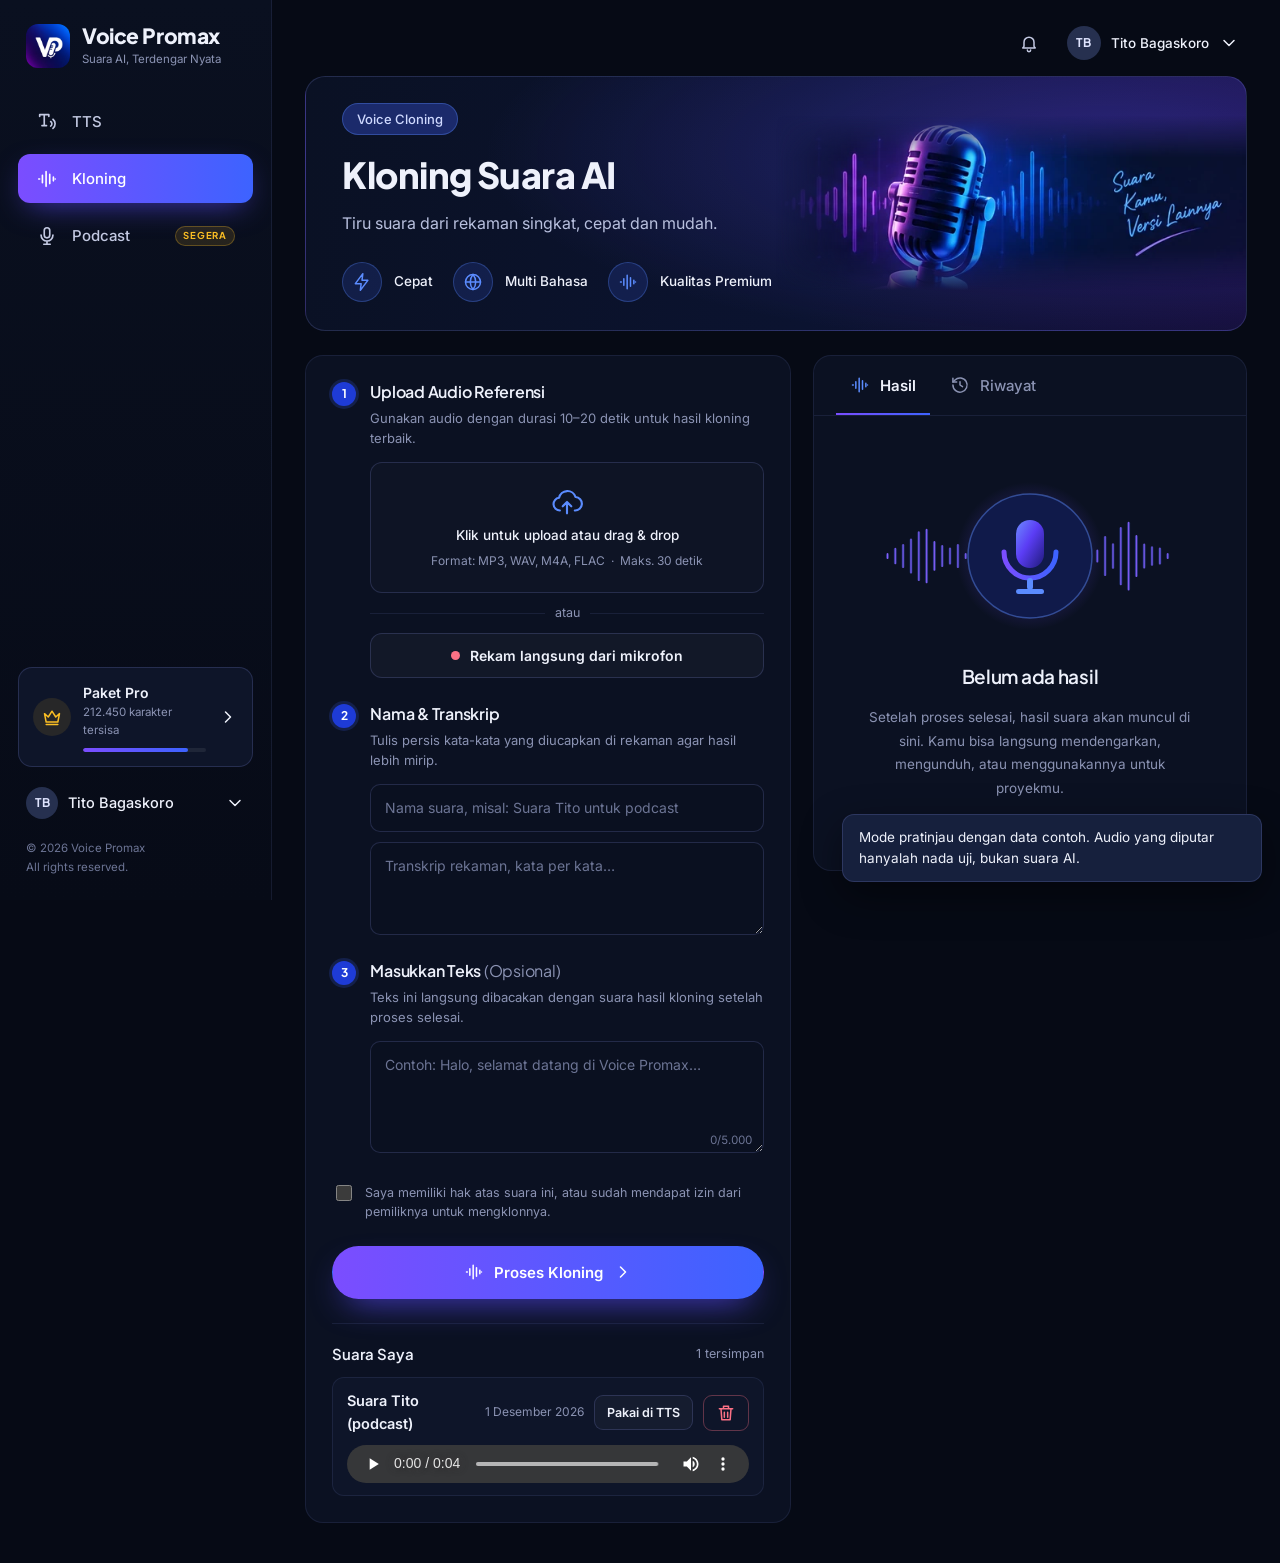
<file: app-pratinjau.html>
<!doctype html>
<html lang="id">
<head>
  <meta charset="utf-8">
  <meta name="viewport" content="width=device-width, initial-scale=1">
  <title>Pratinjau Studio Voice Promax</title>
  <meta name="robots" content="noindex">
  <meta name="theme-color" content="#060a15">
  <link rel="icon" type="image/webp" href="[data-uri]">
  <link rel="preconnect" href="https://fonts.googleapis.com">
  <link rel="preconnect" href="https://fonts.gstatic.com" crossorigin>
  <link href="https://fonts.googleapis.com/css2?family=Plus+Jakarta+Sans:wght@500;600;700;800&family=Inter:wght@400;500;600;700&display=swap" rel="stylesheet">
  <style>
/* Studio Voice Promax: tema gelap ungu-biru sesuai desain */
:root {
  color-scheme: dark;
  --bg: #060a15;
  --bg-2: #080d1b;
  --panel: #0b1122;
  --panel-2: #0e1529;
  --field: #0a1020;
  --line: rgba(148, 163, 255, .10);
  --line-2: rgba(148, 163, 255, .18);
  --text: #eef1fb;
  --muted: #8b93b3;
  --muted-2: #6c7494;
  --ungu: #7b4dff;
  --biru: #3d63ff;
  --biru-2: #5b8cff;
  --cyan: #38bdf8;
  --ok: #34d399;
  --warn: #fbbf24;
  --danger: #fb7185;
  --grad: linear-gradient(90deg, #7b4dff 0%, #3d63ff 100%);
  --grad-lembut: linear-gradient(90deg, rgba(123, 77, 255, .18), rgba(61, 99, 255, .18));
  --judul: 'Plus Jakarta Sans', Inter, system-ui, sans-serif;
  --baca: Inter, system-ui, -apple-system, 'Segoe UI', sans-serif;
  --r: 16px;
}

* { box-sizing: border-box; }
html, body { height: 100%; }
body {
  margin: 0; background: var(--bg); color: var(--text); font: 400 14.5px/1.55 var(--baca);
  -webkit-font-smoothing: antialiased;
}
h1, h2, h3, h4 { font-family: var(--judul); margin: 0; letter-spacing: -.015em; }
p { margin: 0; }
a { color: var(--biru-2); }
button, input, select, textarea { font: inherit; color: inherit; }
[hidden] { display: none !important; }
:focus-visible { outline: 2px solid var(--biru-2); outline-offset: 2px; border-radius: 6px; }
.sr-only { position: absolute; width: 1px; height: 1px; overflow: hidden; clip: rect(0 0 0 0); white-space: nowrap; }
svg.ik { width: 20px; height: 20px; flex: none; stroke: currentColor; fill: none; stroke-width: 1.8; stroke-linecap: round; stroke-linejoin: round; }

/* ---------- Kerangka ---------- */
.app { display: grid; grid-template-columns: 272px minmax(0, 1fr); min-height: 100vh; }

.side {
  position: sticky; top: 0; height: 100vh; display: flex; flex-direction: column; gap: 28px;
  padding: 24px 18px 22px; background: linear-gradient(180deg, #0a1020, #070b17); border-right: 1px solid var(--line);
  overflow-y: auto;
}
.side-brand { display: flex; align-items: center; gap: 12px; text-decoration: none; color: var(--text); padding: 0 8px; }
.side-brand img { width: 44px; height: 44px; border-radius: 12px; object-fit: contain; }
.side-brand b { display: block; font: 800 21px/1.15 var(--judul); letter-spacing: -.02em; }
.side-brand small { display: block; color: var(--muted); font-size: 11.5px; margin-top: 3px; }

.side-nav { display: grid; gap: 8px; }
.side-nav a {
  display: flex; align-items: center; gap: 14px; padding: 13px 18px; border-radius: 12px;
  color: #c3c9e2; text-decoration: none; font-weight: 500; font-size: 15px; transition: background .15s, color .15s;
}
.side-nav a svg.ik { width: 22px; height: 22px; }
.side-nav a:hover { background: rgba(255, 255, 255, .04); color: var(--text); }
.side-nav a[aria-current="page"] { background: var(--grad); color: #fff; box-shadow: 0 10px 30px -10px rgba(91, 75, 255, .7); }
.segera { margin-left: auto; font: 700 9.5px/1 var(--judul); letter-spacing: .08em; text-transform: uppercase; padding: 4px 7px; border-radius: 99px; background: rgba(251, 191, 36, .12); color: var(--warn); border: 1px solid rgba(251, 191, 36, .28); }
.side-nav a[aria-current="page"] .segera { background: rgba(255, 255, 255, .18); color: #fff; border-color: transparent; }

.side-bawah { margin-top: auto; display: grid; gap: 12px; }
.kartu-paket {
  display: flex; align-items: center; gap: 12px; width: 100%; text-align: left; cursor: pointer;
  padding: 14px; border-radius: 14px; background: var(--panel-2); border: 1px solid var(--line-2); color: var(--text);
}
.kartu-paket:hover { border-color: rgba(123, 77, 255, .5); }
.mahkota { width: 38px; height: 38px; border-radius: 50%; display: grid; place-items: center; flex: none; background: rgba(251, 191, 36, .1); color: var(--warn); }
.kartu-paket .isi { flex: 1; min-width: 0; }
.kartu-paket b { display: block; font-weight: 600; font-size: 14px; }
.kartu-paket small { display: block; color: var(--muted); font-size: 11.5px; margin-top: 1px; }
.kuota-bar { display: block; height: 4px; border-radius: 99px; background: rgba(255, 255, 255, .07); margin-top: 8px; overflow: hidden; }
.kuota-bar i { display: block; height: 100%; width: 0; background: var(--grad); border-radius: 99px; transition: width .5s ease; }
.kuota-bar i.tipis { background: var(--danger); }

.side-user { display: flex; align-items: center; gap: 10px; width: 100%; padding: 8px 8px; border: 0; background: none; cursor: pointer; border-radius: 10px; text-align: left; }
.side-user:hover { background: rgba(255, 255, 255, .04); }
.side-user span.nama { flex: 1; min-width: 0; font-weight: 500; overflow: hidden; text-overflow: ellipsis; white-space: nowrap; }
.avatar { width: 32px; height: 32px; border-radius: 50%; flex: none; display: grid; place-items: center; overflow: hidden; background: #26304f; font: 700 12px/1 var(--judul); color: #dfe4ff; }
.avatar img { width: 100%; height: 100%; object-fit: cover; }
.side-copy { color: var(--muted-2); font-size: 11.5px; padding: 0 8px; line-height: 1.7; }

.utama { min-width: 0; padding: 18px clamp(16px, 2.6vw, 40px) 40px; }
.atas { display: flex; align-items: center; justify-content: flex-end; gap: 14px; height: 50px; margin-bottom: 8px; }
.menu-btn { display: none; margin-right: auto; background: none; border: 1px solid var(--line-2); border-radius: 10px; padding: 8px; cursor: pointer; color: var(--text); }
.ikon-btn { position: relative; width: 40px; height: 40px; display: grid; place-items: center; border-radius: 50%; border: 0; background: none; color: #c3c9e2; cursor: pointer; }
.ikon-btn:hover { background: rgba(255, 255, 255, .05); color: var(--text); }
.titik { position: absolute; top: 9px; right: 10px; width: 8px; height: 8px; border-radius: 50%; background: var(--danger); box-shadow: 0 0 0 2px var(--bg); }
.user-btn { display: flex; align-items: center; gap: 10px; padding: 4px 8px 4px 4px; border: 0; border-radius: 99px; background: none; cursor: pointer; font-weight: 500; font-size: 13.5px; }
.user-btn:hover { background: rgba(255, 255, 255, .05); }
.user-btn .avatar { width: 34px; height: 34px; }

/* Dropdown */
.lapis { position: relative; }
.dropdown {
  position: absolute; right: 0; top: calc(100% + 8px); z-index: 40; min-width: 240px; padding: 6px;
  background: #0f162c; border: 1px solid var(--line-2); border-radius: 14px; box-shadow: 0 24px 60px rgba(0, 0, 0, .5);
}
.dropdown.keatas { top: auto; bottom: calc(100% + 8px); left: 0; right: 0; }
.dropdown .kepala-dd { padding: 10px 12px 12px; border-bottom: 1px solid var(--line); margin-bottom: 6px; }
.dropdown .kepala-dd b { display: block; font-weight: 600; }
.dropdown .kepala-dd small { color: var(--muted); font-size: 12px; word-break: break-all; }
.dropdown a, .dropdown button.item { display: flex; align-items: center; gap: 10px; width: 100%; padding: 10px 12px; border-radius: 9px; border: 0; background: none; cursor: pointer; text-decoration: none; color: #d6dbf0; font-size: 13.5px; text-align: left; }
.dropdown a:hover, .dropdown button.item:hover { background: rgba(255, 255, 255, .05); color: var(--text); }
.notif { padding: 10px 12px; border-radius: 9px; font-size: 13px; display: grid; gap: 3px; }
.notif + .notif { border-top: 1px solid var(--line); border-radius: 0; }
.notif small { color: var(--muted); font-size: 11.5px; }
.notif .aksi { display: flex; gap: 10px; margin-top: 4px; }
.notif .aksi a, .notif .aksi button { font-size: 12.5px; font-weight: 600; color: var(--biru-2); background: none; border: 0; padding: 0; cursor: pointer; text-decoration: none; }
.notif-kosong { padding: 18px 12px; color: var(--muted); font-size: 13px; text-align: center; }

/* ---------- Hero ---------- */
.hero {
  position: relative; overflow: hidden; border-radius: 20px; border: 1px solid var(--line-2);
  background: radial-gradient(120% 140% at 85% 30%, rgba(91, 75, 255, .35), transparent 55%),
              linear-gradient(100deg, #0a1124 0%, #0b1330 55%, #150f3a 100%);
  padding: 26px 36px 28px; min-height: 222px; margin-bottom: 24px;
}
.hero-teks { position: relative; z-index: 2; max-width: min(600px, 54%); }
.lencana { display: inline-block; padding: 5px 14px; border-radius: 99px; background: #1b2a6b; color: #cfd9ff; font-size: 13px; font-weight: 500; border: 1px solid rgba(91, 140, 255, .35); }
.hero h1 { font-size: clamp(26px, 3vw, 36px); font-weight: 800; margin: 12px 0 8px; }
.hero-teks > p { color: #b8c0de; font-size: 16px; }
.hero-poin { display: flex; flex-wrap: wrap; gap: 14px 26px; margin-top: 26px; }
@media (min-width: 1400px) { .hero-poin { flex-wrap: nowrap; gap: 22px; } .hero-teks { max-width: 56%; } }
@media (min-width: 901px) and (max-width: 1399px) { .hero-poin { gap: 12px 20px; } .hero-poin .poin small { display: none; } .hero-teks { max-width: 58%; } }
.poin { display: flex; align-items: center; gap: 12px; }
.poin .bulat { width: 40px; height: 40px; border-radius: 50%; display: grid; place-items: center; background: rgba(61, 99, 255, .16); border: 1px solid rgba(91, 140, 255, .3); color: var(--biru-2); flex: none; }
.poin b { display: block; font-weight: 500; font-size: 13.5px; }
.poin small { display: block; color: var(--muted); font-size: 11.5px; }
.hero-seni { position: absolute; left: 50%; right: 0; top: 0; bottom: 0; z-index: 1; pointer-events: none; overflow: hidden; }
.hero-seni svg { position: absolute; inset: 0; width: 100%; height: 100%; }
.hero-seni img { position: absolute; right: 0; top: 50%; transform: translateY(-50%); width: 100%; height: auto; max-height: 125%;
  object-fit: contain; object-position: right center;
  -webkit-mask-image: linear-gradient(90deg, transparent 0, #000 16%), linear-gradient(0deg, transparent 0, #000 24%, #000 76%, transparent 100%);
  -webkit-mask-composite: source-in;
  mask-image: linear-gradient(90deg, transparent 0, #000 16%), linear-gradient(0deg, transparent 0, #000 24%, #000 76%, transparent 100%);
  mask-composite: intersect; }
.hero-tulis { position: absolute; right: 34px; top: 50%; transform: translateY(-58%) rotate(-12deg); z-index: 2; font: 600 27px/1.12 'Caveat', cursive; color: #d9ddff; text-align: left; pointer-events: none; }
.hero-tulis svg { display: block; width: 110px; height: 22px; margin: 4px 0 0 20px; }

/* ---------- Panel kerja ---------- */
.kerja { display: grid; grid-template-columns: minmax(0, 1.12fr) minmax(0, 1fr); gap: 22px; align-items: start; }
.panel { background: var(--panel); border: 1px solid var(--line); border-radius: 18px; overflow: hidden; }
.tab-bar { display: flex; gap: 6px; padding: 0 22px; border-bottom: 1px solid var(--line); overflow-x: auto; }
.tab-bar button {
  display: flex; align-items: center; gap: 10px; padding: 20px 18px 18px; border: 0; background: none; cursor: pointer;
  color: var(--muted); font-weight: 500; font-size: 15.5px; border-bottom: 3px solid transparent; margin-bottom: -1px; white-space: nowrap;
}
.tab-bar button:hover { color: var(--text); }
.tab-bar button[aria-selected="true"] { color: var(--text); font-weight: 600; border-image: var(--grad) 1; border-bottom-width: 3px; border-bottom-style: solid; }
.tab-bar button[aria-selected="true"] svg.ik { color: var(--biru-2); }
.tab-bar.kecil button { padding: 18px 14px 16px; font-size: 15px; }

.isi-panel { padding: 24px 26px 26px; display: grid; gap: 24px; }
.langkah { display: grid; grid-template-columns: 26px minmax(0, 1fr); gap: 0 12px; }
.langkah .no { width: 24px; height: 24px; border-radius: 50%; display: grid; place-items: center; background: #1e3bd6; color: #fff; font: 700 12px/1 var(--judul); margin-top: 2px; box-shadow: 0 0 0 3px rgba(61, 99, 255, .18); }
.langkah h3 { font-size: 16px; font-weight: 600; }
.langkah h3 .opsi { color: var(--muted); font-weight: 400; }
.langkah .ket { color: var(--muted); font-size: 13px; margin-top: 3px; }
.langkah .badan { grid-column: 2; margin-top: 14px; display: grid; grid-template-columns: minmax(0, 1fr); gap: 10px; min-width: 0; }
.btn.rekam-btn { white-space: normal; text-align: center; }

/* Area unggah */
.unggah {
  display: grid; place-items: center; gap: 6px; text-align: center; padding: 22px 16px; border-radius: 12px; cursor: pointer;
  border: 1px solid var(--line-2); background: rgba(255, 255, 255, .015); transition: border-color .15s, background .15s;
}
.unggah:hover, .unggah.seret { border-color: rgba(91, 140, 255, .6); background: rgba(61, 99, 255, .06); }
.unggah svg.ik { width: 34px; height: 34px; color: var(--biru-2); stroke-width: 1.5; }
.unggah b { font-weight: 500; font-size: 13.5px; }
.unggah small { color: var(--muted); font-size: 12px; }
.atau-rekam { display: flex; align-items: center; gap: 10px; color: var(--muted); font-size: 12.5px; }
.atau-rekam::before, .atau-rekam::after { content: ''; flex: 1; height: 1px; background: var(--line); }
.berkas { display: grid; gap: 10px; padding: 12px 14px; border-radius: 12px; border: 1px solid rgba(91, 140, 255, .35); background: rgba(61, 99, 255, .06); }
.berkas-atas { display: flex; align-items: center; gap: 10px; font-size: 13px; }
.berkas-atas span { flex: 1; min-width: 0; overflow: hidden; text-overflow: ellipsis; white-space: nowrap; }
.berkas-atas small { color: var(--muted); }
.rekam-btn.merekam { border-color: rgba(251, 113, 133, .6); color: var(--danger); background: rgba(251, 113, 133, .08); }
.rekam-btn .bulatan { width: 9px; height: 9px; border-radius: 50%; background: var(--danger); }
.rekam-btn.merekam .bulatan { animation: kedip 1s steps(2) infinite; }
@keyframes kedip { 50% { opacity: .2; } }

/* Isian */
.isian, select.isian, textarea.isian {
  width: 100%; padding: 12px 14px; border-radius: 10px; border: 1px solid var(--line-2); background: var(--field);
  color: var(--text); font-size: 14px; transition: border-color .15s, box-shadow .15s;
}
.isian::placeholder { color: var(--muted-2); }
.isian:focus { outline: none; border-color: var(--biru-2); box-shadow: 0 0 0 3px rgba(61, 99, 255, .18); }
textarea.isian { resize: vertical; line-height: 1.6; min-height: 92px; }
.pilih { position: relative; }
.pilih svg.ik.depan { position: absolute; left: 13px; top: 50%; transform: translateY(-50%); color: var(--biru-2); pointer-events: none; }
.pilih svg.ik.panah { position: absolute; right: 14px; top: 50%; transform: translateY(-50%); color: #c3c9e2; pointer-events: none; }
.pilih select { appearance: none; padding-left: 42px; padding-right: 42px; cursor: pointer; }
.pilih select option, .pilih select optgroup { background: #0f162c; color: var(--text); }
.bungkus-teks { position: relative; }
.bungkus-teks textarea { padding-bottom: 30px; }
.hitung { position: absolute; right: 12px; bottom: 9px; color: var(--muted-2); font-size: 11.5px; font-variant-numeric: tabular-nums; pointer-events: none; }
.hitung.lebih { color: var(--danger); }
.setuju { display: flex; gap: 10px; align-items: flex-start; color: var(--muted); font-size: 12.5px; line-height: 1.55; cursor: pointer; }
.setuju input { margin-top: 2px; width: 16px; height: 16px; accent-color: var(--ungu); flex: none; }
.baris-info { display: flex; justify-content: space-between; gap: 10px; flex-wrap: wrap; color: var(--muted); font-size: 12.5px; }
.baris-info b { color: var(--text); font-weight: 600; }
.baris-info .lebih { color: var(--danger); }

.chip-tag { display: flex; flex-wrap: wrap; gap: 6px; align-items: center; }
.chip-tag span.label { color: var(--muted-2); font-size: 11.5px; margin-right: 2px; }
.chip-tag button { padding: 5px 11px; border-radius: 99px; border: 1px solid var(--line-2); background: rgba(255, 255, 255, .02); color: #c3c9e2; font-size: 12px; cursor: pointer; }
.chip-tag button:hover { border-color: var(--biru-2); color: var(--text); background: rgba(61, 99, 255, .1); }

/* Tombol */
.btn {
  display: inline-flex; align-items: center; justify-content: center; gap: 10px; padding: 11px 18px; border-radius: 12px;
  border: 1px solid transparent; background: var(--grad); color: #fff; font-weight: 600; font-size: 14px; cursor: pointer;
  text-decoration: none; white-space: nowrap; transition: filter .15s, transform .15s;
}
.btn:hover { filter: brightness(1.12); }
.btn:disabled { opacity: .55; cursor: not-allowed; filter: none; }
.btn.besar { width: 100%; padding: 14px 20px; border-radius: 99px; font-size: 15px; box-shadow: 0 14px 34px -14px rgba(91, 75, 255, .9); }
.btn.hantu { background: rgba(255, 255, 255, .03); border-color: var(--line-2); color: var(--text); }
.btn.hantu:hover { background: rgba(255, 255, 255, .06); filter: none; }
.btn.bahaya { background: transparent; border-color: rgba(251, 113, 133, .35); color: var(--danger); }
.btn.bahaya:hover { background: rgba(251, 113, 133, .08); filter: none; }
.btn.kecil { padding: 7px 12px; font-size: 12.5px; border-radius: 9px; gap: 6px; }
.btn.is-busy { position: relative; color: transparent !important; }
.btn.is-busy > * { visibility: hidden; }
.btn.is-busy::after { content: ''; position: absolute; width: 18px; height: 18px; border-radius: 50%; border: 2.5px solid rgba(255, 255, 255, .35); border-top-color: #fff; animation: putar .7s linear infinite; }
@keyframes putar { to { transform: rotate(360deg); } }

/* Suara tersimpan */
.suara-saya { border-top: 1px solid var(--line); padding-top: 20px; }
.suara-saya summary { cursor: pointer; font: 600 15px var(--judul); list-style: none; display: flex; justify-content: space-between; align-items: center; }
.suara-saya summary::-webkit-details-marker { display: none; }
.suara-saya summary small { color: var(--muted); font: 400 12.5px var(--baca); }
.daftar-suara { display: grid; gap: 10px; margin-top: 14px; }
.suara-item { display: grid; gap: 10px; padding: 12px 14px; border-radius: 12px; background: var(--panel-2); border: 1px solid var(--line); }
.suara-item .baris { display: flex; align-items: center; gap: 10px; flex-wrap: wrap; }
.suara-item .baris b { flex: 1; min-width: 120px; font-weight: 600; }
.suara-item .baris small { color: var(--muted); font-size: 12px; }

/* ---------- Hasil & Riwayat ---------- */
.kosong { display: grid; justify-items: center; text-align: center; gap: 14px; padding: 60px 30px 70px; }
.kosong svg.seni { width: 300px; max-width: 100%; height: auto; }
.kosong h3 { font-size: 19px; font-weight: 600; margin-top: 6px; }
.kosong p { color: var(--muted); max-width: 340px; font-size: 13.5px; line-height: 1.75; }
.daftar-hasil { display: grid; gap: 12px; padding: 20px 22px 22px; }
.hasil-item { display: grid; gap: 10px; padding: 14px 16px; border-radius: 14px; background: var(--panel-2); border: 1px solid var(--line); }
.hasil-item.baru { border-color: rgba(91, 140, 255, .45); box-shadow: 0 0 0 3px rgba(61, 99, 255, .08); }
.hasil-item p { color: #cfd4ea; font-size: 13.5px; display: -webkit-box; -webkit-line-clamp: 2; -webkit-box-orient: vertical; overflow: hidden; }
.hasil-meta { display: flex; justify-content: space-between; align-items: center; gap: 10px; flex-wrap: wrap; color: var(--muted); font-size: 12px; }
.hasil-meta .tombol { display: flex; gap: 6px; }
audio { width: 100%; height: 38px; }
.muat-lagi { display: flex; justify-content: center; padding: 0 22px 22px; }

/* ---------- Paket & tagihan ---------- */
.kembali-btn { display: inline-flex; align-items: center; gap: 8px; color: var(--muted); background: none; border: 0; cursor: pointer; font-size: 13.5px; padding: 0; margin-bottom: 16px; }
.kembali-btn:hover { color: var(--text); }
.ringkas-paket { display: flex; justify-content: space-between; align-items: center; gap: 20px; flex-wrap: wrap; padding: 22px 24px; margin-bottom: 20px; }
.ringkas-paket h2 { font-size: 22px; font-weight: 800; }
.ringkas-paket p { color: var(--muted); margin-top: 4px; }
.ringkas-paket .angka { text-align: right; }
.ringkas-paket .angka b { display: block; font: 800 26px/1.1 var(--judul); }
.ringkas-paket .angka small { color: var(--muted); }
.kisi-paket { display: grid; grid-template-columns: repeat(auto-fit, minmax(190px, 1fr)); gap: 14px; }
.paket { position: relative; display: flex; flex-direction: column; gap: 12px; padding: 20px 18px 18px; border-radius: 16px; background: var(--panel); border: 1px solid var(--line-2); }
.paket.unggulan { border-color: transparent; background: linear-gradient(var(--panel), var(--panel)) padding-box, var(--grad) border-box; }
.paket.aktif { box-shadow: 0 0 0 1px var(--ok) inset; }
.paket .pita { position: absolute; top: -10px; left: 16px; font: 700 10px/1 var(--judul); letter-spacing: .1em; text-transform: uppercase; padding: 5px 9px; border-radius: 99px; background: var(--grad); color: #fff; }
.paket .pita.hijau { background: var(--ok); color: #04130c; }
.paket h3 { font-size: 17px; font-weight: 800; }
.paket .harga { font: 800 23px/1.1 var(--judul); }
.paket .harga small { display: block; font: 400 12px var(--baca); color: var(--muted); margin-top: 3px; }
.paket .kuota { padding: 10px 0; border-block: 1px solid var(--line); }
.paket .kuota b { font-weight: 600; }
.paket .kuota small { display: block; color: var(--muted); font-size: 12px; }
.paket ul { list-style: none; margin: 0; padding: 0; display: grid; gap: 6px; font-size: 12.5px; flex: 1; }
.paket li.menyusul { color: var(--muted); font-style: italic; }
.judul-bagian { font-size: 17px; font-weight: 700; margin: 30px 0 12px; }
.tabel-bungkus { overflow-x: auto; border: 1px solid var(--line); border-radius: 14px; background: var(--panel); }
table { width: 100%; border-collapse: collapse; font-size: 13px; }
th, td { text-align: left; padding: 12px 14px; border-bottom: 1px solid var(--line); white-space: nowrap; }
th { color: var(--muted); font-weight: 500; font-size: 12px; }
tr:last-child td { border-bottom: 0; }
td.num, th.num { text-align: right; font-variant-numeric: tabular-nums; }
.pil { display: inline-block; padding: 3px 9px; border-radius: 99px; font-size: 11.5px; font-weight: 600; }
.pil.ok { background: rgba(52, 211, 153, .12); color: var(--ok); }
.pil.warn { background: rgba(251, 191, 36, .12); color: var(--warn); }
.pil.bad { background: rgba(251, 113, 133, .12); color: var(--danger); }
.pil.dim { background: rgba(255, 255, 255, .06); color: var(--muted); }

/* ---------- Akun ---------- */
.akun-kepala { display: flex; align-items: center; gap: 18px; padding: 22px 24px; margin-bottom: 20px; }
.avatar.besar { width: 64px; height: 64px; font-size: 22px; }
.akun-kepala h2 { font-size: 22px; font-weight: 800; }
.akun-kepala p { color: var(--muted); margin-top: 4px; font-size: 13.5px; }
.kisi-akun { display: grid; grid-template-columns: repeat(auto-fit, minmax(320px, 1fr)); gap: 20px; align-items: start; }
.kartu-akun { padding: 22px 24px; display: grid; gap: 14px; }
.kartu-akun h3 { display: flex; align-items: center; gap: 10px; font-size: 16px; font-weight: 700; }
.kartu-akun h3 svg.ik { color: var(--biru-2); }
#akunEmail, #akunPassword { display: grid; gap: 12px; }
.kartu-akun form { display: grid; gap: 10px; }
.kartu-akun label span { display: block; font-size: 12.5px; color: var(--muted); margin-bottom: 6px; font-weight: 500; }
.redup { color: var(--muted); font-size: 13.5px; line-height: 1.65; }
.email-kini { display: flex; align-items: center; gap: 10px; flex-wrap: wrap; padding: 12px 14px; border-radius: 12px; background: var(--panel-2); border: 1px solid var(--line); }
.email-kini b { font-weight: 600; word-break: break-all; }
.catatan { padding: 12px 14px; border-radius: 12px; font-size: 13px; line-height: 1.6; }
.catatan.info { background: rgba(61, 99, 255, .08); border: 1px solid rgba(91, 140, 255, .3); color: #c8d4ff; }
.catatan.warn { background: rgba(251, 191, 36, .07); border: 1px solid rgba(251, 191, 36, .28); color: #f5d27a; }
.catatan b { color: var(--text); }
.tautan-btn { background: none; border: 0; padding: 0; color: var(--biru-2); font-weight: 600; font-size: 13px; cursor: pointer; text-decoration: underline; text-underline-offset: 3px; justify-self: start; }

/* Dialog & toast */
dialog { border: 1px solid var(--line-2); border-radius: 18px; padding: 0; width: min(440px, calc(100vw - 32px)); background: #0f162c; color: var(--text); box-shadow: 0 30px 80px rgba(0, 0, 0, .6); }
dialog::backdrop { background: rgba(3, 6, 14, .75); backdrop-filter: blur(4px); }
.dlg { padding: 24px; display: grid; gap: 14px; }
.dlg h2 { font-size: 19px; font-weight: 700; }
.dlg p { color: var(--muted); font-size: 13.5px; }
.dlg label span { display: block; font-size: 12.5px; color: var(--muted); margin-bottom: 6px; font-weight: 500; }
.dlg .aksi { display: flex; justify-content: flex-end; gap: 10px; margin-top: 4px; }
.toasts { position: fixed; z-index: 90; right: 18px; bottom: 18px; display: grid; gap: 8px; max-width: min(420px, calc(100vw - 36px)); }
.toast { padding: 12px 16px; border-radius: 12px; background: #16203d; border: 1px solid var(--line-2); color: var(--text); font-size: 13.5px; box-shadow: 0 14px 40px rgba(0, 0, 0, .45); animation: masuk .2s ease-out; }
.toast.ok { border-color: rgba(52, 211, 153, .45); }
.toast.bad { border-color: rgba(251, 113, 133, .5); }
@keyframes masuk { from { opacity: 0; transform: translateY(6px); } }

/* ---------- Responsif ---------- */
@media (max-width: 1180px) {
  .kerja { grid-template-columns: 1fr; }
  .hero-tulis { display: none; }
}
@media (max-width: 900px) {
  .app { grid-template-columns: 1fr; }
  .side { position: fixed; inset: 0 auto 0 0; width: 280px; z-index: 60; transform: translateX(-100%); transition: transform .25s ease; box-shadow: 30px 0 60px rgba(0, 0, 0, .5); }
  .side.buka { transform: none; }
  .tirai-side { position: fixed; inset: 0; background: rgba(3, 6, 14, .6); z-index: 55; }
  .menu-btn { display: grid; }
  .user-btn .nama-atas { display: none; }
  .hero { padding: 22px 22px 24px; }
  .hero-teks { max-width: 100%; }
  .hero-seni { left: 30%; opacity: .3; }
}
@media (max-width: 560px) {
  .isi-panel { padding: 20px 16px 22px; }
  .tab-bar { padding: 0 8px; }
  .tab-bar button { padding: 16px 12px 14px; font-size: 14px; }
  .hero-poin { gap: 12px 18px; }
  .hero-poin .poin small { display: none; }
  .langkah { grid-template-columns: 24px minmax(0, 1fr); }
}
@media (prefers-reduced-motion: reduce) { * { animation-duration: .01ms !important; transition-duration: .01ms !important; } }

</style>
</head>
<body>
<svg width="0" height="0" style="position:absolute" aria-hidden="true">
  <symbol id="i-tts" viewBox="0 0 24 24"><path d="M4 6V4h10v2M9 4v12M6.5 16h5"/><path d="M16 11.5a3 3 0 0 1 0 5M18.5 9a6.5 6.5 0 0 1 0 10"/></symbol>
  <symbol id="i-kloning" viewBox="0 0 24 24"><path d="M3 12h1M7 8v8M11 4v16M15 7v10M19 10v4M21 12h0"/></symbol>
  <symbol id="i-podcast" viewBox="0 0 24 24"><rect x="9" y="3" width="6" height="11" rx="3"/><path d="M5.5 11a6.5 6.5 0 0 0 13 0M12 17.5V21M8.5 21h7"/></symbol>
  <symbol id="i-lonceng" viewBox="0 0 24 24"><path d="M6 16V11a6 6 0 1 1 12 0v5l1.5 2h-15z"/><path d="M10 20.5a2 2 0 0 0 4 0"/></symbol>
  <symbol id="i-bawah" viewBox="0 0 24 24"><path d="M6 9l6 6 6-6"/></symbol>
  <symbol id="i-kanan" viewBox="0 0 24 24"><path d="M9 6l6 6-6 6"/></symbol>
  <symbol id="i-kiri" viewBox="0 0 24 24"><path d="M15 6l-6 6 6 6"/></symbol>
  <symbol id="i-awan" viewBox="0 0 24 24"><path d="M7 18a4.5 4.5 0 0 1-.6-8.96A6 6 0 0 1 18 8.5a4 4 0 0 1-.5 9.5"/><path d="M12 12v8M9 15l3-3 3 3"/></symbol>
  <symbol id="i-mahkota" viewBox="0 0 24 24"><path d="M3 8l4.5 4L12 5l4.5 7L21 8l-2 10H5z"/><path d="M5 21h14"/></symbol>
  <symbol id="i-kilat" viewBox="0 0 24 24"><path d="M13 2L4 14h7l-1 8 9-12h-7z"/></symbol>
  <symbol id="i-dunia" viewBox="0 0 24 24"><circle cx="12" cy="12" r="9"/><path d="M3 12h18M12 3a14 14 0 0 1 0 18M12 3a14 14 0 0 0 0 18"/></symbol>
  <symbol id="i-jam" viewBox="0 0 24 24"><path d="M3.5 12a8.5 8.5 0 1 0 2.5-6L3.5 8.5"/><path d="M3.5 4v4.5H8M12 8v4l3 2"/></symbol>
  <symbol id="i-unduh" viewBox="0 0 24 24"><path d="M12 4v11M7 10l5 5 5-5M5 20h14"/></symbol>
  <symbol id="i-hapus" viewBox="0 0 24 24"><path d="M4 7h16M10 11v6M14 11v6M6 7l1 13h10l1-13M9 7V4h6v3"/></symbol>
  <symbol id="i-menu" viewBox="0 0 24 24"><path d="M4 7h16M4 12h16M4 17h16"/></symbol>
  <symbol id="i-keluar" viewBox="0 0 24 24"><path d="M15 4h4v16h-4M10 8l-4 4 4 4M6 12h10"/></symbol>
  <symbol id="i-kartu" viewBox="0 0 24 24"><rect x="3" y="5" width="18" height="14" rx="2"/><path d="M3 10h18M7 15h4"/></symbol>
  <symbol id="i-perisai" viewBox="0 0 24 24"><path d="M12 3l8 3v6c0 4.5-3.4 8.2-8 9-4.6-.8-8-4.5-8-9V6z"/></symbol>
  <symbol id="i-mic" viewBox="0 0 24 24"><rect x="9" y="3" width="6" height="11" rx="3"/><path d="M5.5 11a6.5 6.5 0 0 0 13 0M12 17.5V21"/></symbol>
  <symbol id="i-akun" viewBox="0 0 24 24"><circle cx="12" cy="8" r="4"/><path d="M4 21a8 8 0 0 1 16 0"/></symbol>
  <symbol id="i-surat" viewBox="0 0 24 24"><rect x="3" y="5" width="18" height="14" rx="2"/><path d="M3 7l9 6 9-6"/></symbol>
  <symbol id="i-kunci" viewBox="0 0 24 24"><rect x="4" y="11" width="16" height="10" rx="2"/><path d="M8 11V7a4 4 0 0 1 8 0v4"/></symbol>
  <symbol id="i-rumah" viewBox="0 0 24 24"><path d="M4 11l8-7 8 7v9h-5v-6H9v6H4z"/></symbol>
</svg>

<div class="app">
  <!-- ================= SIDEBAR ================= -->
  <aside class="side" id="side" aria-label="Menu utama">
    <a class="side-brand" href="/">
      <img src="[data-uri]" alt="">
      <div><b>Voice Promax</b><small>Suara AI, Terdengar Nyata</small></div>
    </a>
    <nav class="side-nav">
      <a href="?tab=tts" data-view="tts"><svg class="ik"><use href="#i-tts"/></svg>TTS</a>
      <a href="?tab=kloning" data-view="kloning"><svg class="ik"><use href="#i-kloning"/></svg>Kloning</a>
      <a href="?tab=podcast" data-view="podcast"><svg class="ik"><use href="#i-podcast"/></svg>Podcast<span class="segera">Segera</span></a>
    </nav>
    <div class="side-bawah">
      <button class="kartu-paket" data-view="paket" type="button">
        <span class="mahkota"><svg class="ik"><use href="#i-mahkota"/></svg></span>
        <span class="isi">
          <b id="paketNama">Paket</b>
          <small id="paketSisa">Memuat kuota…</small>
          <span class="kuota-bar"><i id="paketBar"></i></span>
        </span>
        <svg class="ik"><use href="#i-kanan"/></svg>
      </button>
      <div class="lapis">
        <button class="side-user" id="sideUserBtn" type="button" aria-haspopup="true" aria-expanded="false">
          <span class="avatar" data-avatar></span><span class="nama" data-nama></span><svg class="ik"><use href="#i-bawah"/></svg>
        </button>
        <div class="dropdown keatas" id="sideUserMenu" hidden></div>
      </div>
      <p class="side-copy">&copy; <span id="tahun"></span> Voice Promax<br>All rights reserved.</p>
    </div>
  </aside>

  <!-- ================= ISI ================= -->
  <div class="utama">
    <header class="atas">
      <button class="menu-btn" id="menuBtn" type="button" aria-label="Buka menu"><svg class="ik"><use href="#i-menu"/></svg></button>
      <div class="lapis">
        <button class="ikon-btn" id="notifBtn" type="button" aria-label="Notifikasi" aria-haspopup="true" aria-expanded="false">
          <svg class="ik"><use href="#i-lonceng"/></svg><span class="titik" id="notifTitik" hidden></span>
        </button>
        <div class="dropdown" id="notifMenu" hidden></div>
      </div>
      <div class="lapis">
        <button class="user-btn" id="userBtn" type="button" aria-haspopup="true" aria-expanded="false">
          <span class="avatar" data-avatar></span><span class="nama-atas" data-nama></span><svg class="ik"><use href="#i-bawah"/></svg>
        </button>
        <div class="dropdown" id="userMenu" hidden></div>
      </div>
    </header>

    <!-- ===== STUDIO (TTS / Kloning / Podcast) ===== -->
    <div id="studio">
      <section class="hero" aria-labelledby="heroJudul">
        <div class="hero-teks">
          <span class="lencana" id="heroLencana">Voice Cloning</span>
          <h1 id="heroJudul">Kloning Suara AI</h1>
          <p id="heroSub">Tiru suara dari rekaman singkat, cepat dan mudah.</p>
          <div class="hero-poin">
            <div class="poin"><span class="bulat"><svg class="ik"><use href="#i-kilat"/></svg></span><div><b>Cepat</b><small>Cukup rekaman 10&ndash;20 detik</small></div></div>
            <div class="poin"><span class="bulat"><svg class="ik"><use href="#i-dunia"/></svg></span><div><b>Multi Bahasa</b><small>Lebih dari 100 bahasa</small></div></div>
            <div class="poin"><span class="bulat"><svg class="ik"><use href="#i-kloning"/></svg></span><div><b>Kualitas Premium</b><small>Suara jernih &amp; natural</small></div></div>
          </div>
        </div>
        <div class="hero-seni" id="heroSeni" aria-hidden="true"></div>
      </section>

      <div class="kerja">
        <!-- ----- Panel kiri ----- -->
        <section class="panel">

          <!-- TTS -->
          <div class="isi-panel" data-panel="tts" hidden>
            <div class="langkah">
              <span class="no">1</span>
              <div><h3>Pilih Suara</h3><p class="ket">Pakai suara hasil kloning milikmu, atau suara bawaan.</p></div>
              <div class="badan">
                <div class="pilih">
                  <svg class="ik depan"><use href="#i-kloning"/></svg>
                  <select class="isian" id="suaraTts" aria-label="Pilih suara"></select>
                  <svg class="ik panah"><use href="#i-bawah"/></svg>
                </div>
              </div>
            </div>
            <div class="langkah">
              <span class="no">2</span>
              <div><h3>Tulis Naskah</h3><p class="ket">Sampai 5.000 karakter sekali buat. Penanda gaya tidak dihitung.</p></div>
              <div class="badan">
                <div class="bungkus-teks">
                  <textarea class="isian" id="naskahTts" rows="7" maxlength="5000" placeholder="Contoh: Halo, selamat datang di Voice Promax…"></textarea>
                  <span class="hitung" id="hitungTts">0/5.000</span>
                </div>
                <div class="chip-tag" id="tagTts"></div>
                <div class="baris-info" id="infoTts"></div>
              </div>
            </div>
            <button class="btn besar" id="buatTts" type="button"><svg class="ik"><use href="#i-kloning"/></svg><span>Buat Suara</span><svg class="ik"><use href="#i-kanan"/></svg></button>
          </div>

          <!-- KLONING -->
          <form class="isi-panel" data-panel="kloning" id="formKloning" novalidate hidden>
            <div class="langkah">
              <span class="no">1</span>
              <div><h3>Upload Audio Referensi</h3><p class="ket">Gunakan audio dengan durasi 10&ndash;20 detik untuk hasil kloning terbaik.</p></div>
              <div class="badan">
                <label class="unggah" id="areaUnggah" tabindex="0">
                  <svg class="ik"><use href="#i-awan"/></svg>
                  <b>Klik untuk upload atau drag &amp; drop</b>
                  <small>Format: MP3, WAV, M4A, FLAC &nbsp;&middot;&nbsp; Maks. 30 detik</small>
                  <input type="file" id="fileRef" accept=".mp3,.wav,.m4a,.flac,.aac,.ogg,.opus,audio/*" class="sr-only">
                </label>
                <div class="atau-rekam">atau</div>
                <button type="button" class="btn hantu rekam-btn" id="rekamBtn"><span class="bulatan" aria-hidden="true"></span><span id="rekamLabel">Rekam langsung dari mikrofon</span></button>
                <div class="berkas" id="berkas" hidden>
                  <div class="berkas-atas"><svg class="ik"><use href="#i-kloning"/></svg><span id="berkasNama"></span><small id="berkasDurasi"></small>
                    <button type="button" class="btn bahaya kecil" id="hapusBerkas">Ganti</button></div>
                  <audio id="pratinjau" controls></audio>
                </div>
              </div>
            </div>
            <div class="langkah">
              <span class="no">2</span>
              <div><h3>Nama &amp; Transkrip</h3><p class="ket">Tulis persis kata-kata yang diucapkan di rekaman agar hasil lebih mirip.</p></div>
              <div class="badan">
                <input class="isian" id="namaSuara" maxlength="60" placeholder="Nama suara, misal: Suara Tito untuk podcast">
                <textarea class="isian" id="transkrip" rows="3" maxlength="2000" placeholder="Transkrip rekaman, kata per kata…"></textarea>
              </div>
            </div>
            <div class="langkah">
              <span class="no">3</span>
              <div><h3>Masukkan Teks <span class="opsi">(Opsional)</span></h3><p class="ket">Teks ini langsung dibacakan dengan suara hasil kloning setelah proses selesai.</p></div>
              <div class="badan">
                <div class="bungkus-teks">
                  <textarea class="isian" id="teksKloning" rows="3" maxlength="5000" placeholder="Contoh: Halo, selamat datang di Voice Promax…"></textarea>
                  <span class="hitung" id="hitungKloning">0/5.000</span>
                </div>
              </div>
            </div>
            <label class="setuju"><input type="checkbox" id="izin"><span>Saya memiliki hak atas suara ini, atau sudah mendapat izin dari pemiliknya untuk mengklonnya.</span></label>
            <button class="btn besar" type="submit" id="prosesKloning"><svg class="ik"><use href="#i-kloning"/></svg><span>Proses Kloning</span><svg class="ik"><use href="#i-kanan"/></svg></button>

            <details class="suara-saya" id="suaraSaya">
              <summary>Suara Saya <small id="jumlahSuara"></small></summary>
              <div class="daftar-suara" id="daftarSuara"></div>
            </details>
          </form>

          <!-- PODCAST -->
          <div data-panel="podcast" hidden>
            <div class="kosong">
              <div id="seniPodcast"></div>
              <h3>Mode Podcast segera hadir</h3>
              <p>Tulis naskah dengan beberapa tokoh, beri tiap tokoh suaranya sendiri, lalu rangkai jadi satu percakapan. Sambil menunggu, kamu bisa membuat tiap bagian lewat TTS.</p>
              <button class="btn hantu" type="button" data-view="tts">Buka TTS</button>
            </div>
          </div>
        </section>

        <!-- ----- Panel kanan ----- -->
        <section class="panel">
          <div class="tab-bar kecil" role="tablist" aria-label="Hasil">
            <button role="tab" data-hasil="hasil" aria-selected="true" type="button"><svg class="ik"><use href="#i-kloning"/></svg>Hasil</button>
            <button role="tab" data-hasil="riwayat" aria-selected="false" type="button"><svg class="ik"><use href="#i-jam"/></svg>Riwayat</button>
          </div>
          <div data-hasil-panel="hasil">
            <div class="kosong" id="hasilKosong">
              <div id="seniKosong"></div>
              <h3>Belum ada hasil</h3>
              <p>Setelah proses selesai, hasil suara akan muncul di sini. Kamu bisa langsung mendengarkan, mengunduh, atau menggunakannya untuk proyekmu.</p>
            </div>
            <div class="daftar-hasil" id="daftarHasil" hidden></div>
          </div>
          <div data-hasil-panel="riwayat" hidden>
            <div class="daftar-hasil" id="daftarRiwayat"></div>
            <div class="muat-lagi"><button class="btn hantu kecil" id="muatLagi" type="button" hidden>Muat lebih banyak</button></div>
          </div>
        </section>
      </div>
    </div>

    <!-- ===== AKUN ===== -->
    <div id="halAkun" hidden>
      <button class="kembali-btn" type="button" data-view="tts"><svg class="ik"><use href="#i-kiri"/></svg>Kembali ke studio</button>
      <section class="panel akun-kepala">
        <span class="avatar besar" data-avatar></span>
        <div><h2 data-nama></h2><p id="akunSub"></p></div>
      </section>
      <div class="kisi-akun">
        <section class="panel kartu-akun">
          <h3><svg class="ik"><use href="#i-surat"/></svg>Email</h3>
          <div id="akunEmail"><p class="redup">Memuat…</p></div>
        </section>
        <section class="panel kartu-akun">
          <h3><svg class="ik"><use href="#i-kunci"/></svg>Password</h3>
          <div id="akunPassword"><p class="redup">Memuat…</p></div>
        </section>
      </div>
    </div>

    <!-- ===== PAKET & TAGIHAN ===== -->
    <div id="halPaket" hidden>
      <button class="kembali-btn" type="button" data-view="tts"><svg class="ik"><use href="#i-kiri"/></svg>Kembali ke studio</button>
      <section class="panel ringkas-paket">
        <div><h2 id="ringkasNama">Paket</h2><p id="ringkasKet"></p></div>
        <div class="angka"><b id="ringkasSisa">0</b><small>karakter tersisa</small></div>
      </section>
      <div class="kisi-paket" id="kisiPaket"></div>
      <h2 class="judul-bagian">Riwayat tagihan</h2>
      <div id="daftarTagihan"></div>
    </div>
  </div>
</div>
<div class="tirai-side" id="tiraiSide" hidden></div>

<dialog id="dlgBeli">
  <form class="dlg" method="dialog" id="formBeli">
    <h2 id="beliJudul">Beli paket</h2>
    <p id="beliKet"></p>
    <label><span>Nomor HP (untuk bukti pembayaran dari Mayar)</span>
      <input class="isian" name="phone" type="tel" inputmode="tel" autocomplete="tel" placeholder="081234567890" required></label>
    <div class="aksi">
      <button class="btn hantu" value="batal" formnovalidate>Batal</button>
      <button class="btn" value="bayar" id="tombolBayar"><span>Lanjut ke pembayaran</span></button>
    </div>
  </form>
</dialog>

<script>
(() => {
"use strict";
async function apiAsli(path, { method = 'GET', body, form } = {}) {
  const opts = { method, headers: {}, credentials: 'same-origin' };
  if (form) opts.body = form;
  else if (body !== undefined) {
    opts.headers['content-type'] = 'application/json';
    opts.body = JSON.stringify(body);
  }
  let res;
  try {
    res = await fetch(path, opts);
  } catch {
    throw Object.assign(new Error('Koneksi terputus. Periksa internet lalu coba lagi.'), { status: 0 });
  }
  const data = (res.headers.get('content-type') || '').includes('json') ? await res.json() : null;
  if (!res.ok) {
    const err = new Error(data?.error?.message || `Permintaan gagal (${res.status}).`);
    err.status = res.status;
    err.code = data?.error?.code;
    throw err;
  }
  return data;
}

const nf = new Intl.NumberFormat('id-ID');
const num = (n) => nf.format(n || 0);
const rp = (n) => `Rp ${nf.format(n || 0)}`;
const fmtDate = (ms) =>
  ms ? new Intl.DateTimeFormat('id-ID', { dateStyle: 'medium', timeStyle: 'short' }).format(new Date(ms)) : '-';
const fmtDay = (ms) =>
  ms ? new Intl.DateTimeFormat('id-ID', { day: 'numeric', month: 'long', year: 'numeric' }).format(new Date(ms)) : '-';

function esc(s) {
  return String(s ?? '').replace(/[&<>"']/g, (c) => ({ '&': '&amp;', '<': '&lt;', '>': '&gt;', '"': '&quot;', "'": '&#39;' }[c]));
}

function countChars(t) {
  return [...String(t).replace(/<\|[^|]*\|>/g, '')].length;
}

let toastBox;
function toast(msg, kind = 'info', ms = 4200) {
  if (!toastBox) {
    toastBox = document.createElement('div');
    toastBox.className = 'toasts';
    toastBox.setAttribute('role', 'status');
    toastBox.setAttribute('aria-live', 'polite');
    document.body.append(toastBox);
  }
  const t = document.createElement('div');
  t.className = `toast ${kind}`;
  t.textContent = msg;
  toastBox.append(t);
  setTimeout(() => t.remove(), ms);
}

async function busy(btn, fn) {
  if (btn.classList.contains('is-busy')) return;
  btn.classList.add('is-busy');
  btn.disabled = true;
  try {
    return await fn();
  } finally {
    btn.classList.remove('is-busy');
    btn.disabled = false;
  }
}

const STATUS_LABEL = {
  pending: ['Menunggu pembayaran', 'warn'],
  paid: ['Lunas', 'ok'],
  expired: ['Kedaluwarsa', 'dim'],
  review: ['Perlu dicek', 'bad'],
};

const CHARS_PER_MINUTE = 800;

/** Konsol paket: tiap paket adalah fader, tinggi isian = kuota relatif terhadap paket terbesar. */
function renderConsole(plans, { ctaFor, currentId } = {}) {
  const max = Math.max(...plans.map((p) => p.char_quota), 1);
  const cols = plans
    .map((p) => {
      const fill = Math.max(3, Math.round((p.char_quota / max) * 100));
      const cta = ctaFor(p);
      const minutes = Math.max(1, Math.round(p.char_quota / CHARS_PER_MINUTE));
      const period = p.price === 0 ? 'sekali saat daftar' : p.duration_days > 0 ? `per ${p.duration_days} hari` : 'sekali bayar';
      const feats = p.features.length
        ? p.features.map((f) => `<li>${esc(f)}</li>`).join('')
        : '<li class="soon">Kelebihan paket segera diumumkan</li>';
      const cls = ['ch', p.id === 'free' ? 'free' : '', p.is_featured ? 'featured' : '', p.id === currentId ? 'current' : ''].join(' ');
      const tag = p.id === currentId ? '<span class="pill ok">Paketmu</span>' : p.is_featured ? '<span class="pill">Pilihan populer</span>' : '';
      const btn = cta.href
        ? `<a class="btn ${cta.ghost ? 'btn-ghost' : ''}" href="${esc(cta.href)}">${esc(cta.label)}</a>`
        : `<button class="btn ${cta.ghost ? 'btn-ghost' : ''}" data-plan="${esc(p.id)}" ${cta.disabled ? 'disabled' : ''}>${esc(cta.label)}</button>`;
      return `
      <article class="${cls}">
        <div class="ch-head"><h3>${esc(p.name)}</h3>${tag}</div>
        <div class="ch-body">
          <div class="track" style="--fill:${fill}%" aria-hidden="true"><div class="fill"></div><div class="knob"></div></div>
          <div class="ch-read">
            <p class="quota">${num(p.char_quota)}<small>karakter, sekitar ${minutes} menit audio</small></p>
            <p class="price">${p.price === 0 ? 'Gratis' : rp(p.price)} <small>${period}</small></p>
          </div>
        </div>
        <ul class="feat">${feats}</ul>
        ${btn}
      </article>`;
    })
    .join('');
  return `<div class="console" style="--cols:${plans.length}">${cols}</div>
    <p class="fine">Perkiraan durasi memakai kecepatan bicara normal, sekitar ${CHARS_PER_MINUTE} karakter per menit.</p>`;
}

const GOOGLE_G = `<svg viewBox="0 0 48 48" width="18" height="18" aria-hidden="true"><path fill="#EA4335" d="M24 9.5c3.54 0 6.71 1.22 9.21 3.6l6.85-6.85C35.9 2.38 30.47 0 24 0 14.62 0 6.51 5.38 2.56 13.22l7.98 6.19C12.43 13.72 17.74 9.5 24 9.5z"/><path fill="#4285F4" d="M46.98 24.55c0-1.57-.15-3.09-.38-4.55H24v9.02h12.94c-.58 2.96-2.26 5.48-4.78 7.18l7.73 6c4.51-4.18 7.09-10.36 7.09-17.65z"/><path fill="#FBBC05" d="M10.53 28.59c-.48-1.45-.76-2.99-.76-4.59s.27-3.14.76-4.59l-7.98-6.19C.92 16.46 0 20.12 0 24c0 3.88.92 7.54 2.56 10.78l7.97-6.19z"/><path fill="#34A853" d="M24 48c6.48 0 11.93-2.13 15.89-5.81l-7.73-6c-2.15 1.45-4.92 2.3-8.16 2.3-6.26 0-11.57-4.22-13.47-9.91l-7.98 6.19C6.51 42.62 14.62 48 24 48z"/></svg>`;

async function logoutAsli() {
  await fetch('/auth/logout', { method: 'POST', credentials: 'same-origin' });
  location.href = '/?keluar=1';
}


/* ===================== DATA CONTOH (hanya untuk pratinjau) ===================== */
const PRATINJAU = true;
function nadaWav(detik, frek) {
  const rate = 16000, n = Math.floor(rate * detik), pcm = new Int16Array(n);
  for (let i = 0; i < n; i++) {
    const t = i / rate, sel = Math.min(1, t * 8, (detik - t) * 8) * (0.55 + 0.45 * Math.sin(2 * Math.PI * 3 * t));
    pcm[i] = Math.sin(2 * Math.PI * frek * t) * 9000 * sel;
  }
  const h = new DataView(new ArrayBuffer(44)), w = (o, s) => [...s].forEach((c, i) => h.setUint8(o + i, c.charCodeAt(0)));
  w(0, 'RIFF'); h.setUint32(4, 36 + pcm.byteLength, true); w(8, 'WAVE'); w(12, 'fmt '); h.setUint32(16, 16, true);
  h.setUint16(20, 1, true); h.setUint16(22, 1, true); h.setUint32(24, rate, true); h.setUint32(28, rate * 2, true);
  h.setUint16(32, 2, true); h.setUint16(34, 16, true); w(36, 'data'); h.setUint32(40, pcm.byteLength, true);
  return URL.createObjectURL(new Blob([h.buffer, pcm.buffer], { type: 'audio/wav' }));
}
const kini = Date.now(), HARI = 86400000;
const contoh = {
  user: { id: 'u_demo', username: 'tito', email: null, name: 'Tito Bagaskoro', avatar: null, phone: '081234567890',
    role: 'user', email_verified: false, login_methods: ['password'], plan_id: 'pro', plan_name: 'Pro', plan_quota: 250000, char_balance: 212450, plan_expires_at: kini + 24 * HARI, max_voices: null },
  plans: [
    { id: 'free', name: 'Free', price: 0, char_quota: 10000, duration_days: 0, features: [], is_featured: false },
    { id: 'lite', name: 'Lite', price: 29000, char_quota: 50000, duration_days: 30, features: [], is_featured: false },
    { id: 'starter', name: 'Starter', price: 49000, char_quota: 100000, duration_days: 30, features: [], is_featured: false },
    { id: 'pro', name: 'Pro', price: 99000, char_quota: 250000, duration_days: 30, features: [], is_featured: true },
    { id: 'studio', name: 'Studio', price: 179000, char_quota: 500000, duration_days: 30, features: [], is_featured: false },
  ],
  presets: [
    { id: 'chloe', name: 'Chloe', desc: 'Perempuan, ramah dan jelas' }, { id: 'eleanor', name: 'Eleanor', desc: 'Perempuan, tenang dan profesional' },
    { id: 'nora', name: 'Nora', desc: 'Perempuan, lembut untuk bercerita' }, { id: 'jake', name: 'Jake', desc: 'Laki-laki, energik' },
    { id: 'marcus', name: 'Marcus', desc: 'Laki-laki, percaya diri' }, { id: 'oliver', name: 'Oliver', desc: 'Laki-laki, kalem dan reflektif' },
  ],
  voices: [{ id: 'v_demo', name: 'Suara Tito (podcast)', ref_text: 'Halo, ini suara saya.', created_at: kini - 3 * HARI, sample_url: nadaWav(4, 196) }],
  generations: [
    { id: 'g_demo2', text: 'Selamat datang di episode baru Obrolan Senja. Hari ini kita bahas cara memulai usaha dari rumah.', chars: 96, voice_label: 'Suara Tito (podcast)', status: 'done', created_at: kini - 2 * HARI, url: nadaWav(3, 220) },
    { id: 'g_demo1', text: 'Promo akhir bulan! Diskon 30 persen untuk semua menu, hanya sampai hari Minggu.', chars: 78, voice_label: 'Marcus', status: 'done', created_at: kini - 5 * HARI, url: nadaWav(3, 262) },
  ],
  payments: [
    { id: 'pay_demo2', plan_id: 'pro', amount: 99000, char_quota: 250000, status: 'paid', created_at: kini - 6 * HARI, paid_at: kini - 6 * HARI },
    { id: 'pay_demo1', plan_id: 'lite', amount: 29000, char_quota: 50000, status: 'expired', created_at: kini - 40 * HARI },
  ],
};
const tunda = (ms) => new Promise((r) => setTimeout(r, ms));
function galat(pesan, code) { const e = new Error(pesan); e.code = code; return e; }

async function api(path, { method = 'GET', body, form } = {}) {
  await tunda(120);
  const [p, qs] = path.split('?');
  const q = new URLSearchParams(qs || '');
  if (p === '/api/me') return { user: { ...contoh.user } };
  if (p === '/api/plans') return { plans: contoh.plans };
  if (p === '/api/payments') return { payments: contoh.payments };
  if (/^\/api\/payments\/.+\/verify$/.test(p)) return { status: contoh.payments.find((x) => p.includes(x.id))?.status || 'pending' };
  if (p === '/api/checkout') {
    if (!contoh.user.email) throw galat('Sambungkan email dulu di menu Akun. Mayar mengirim bukti pembayaran ke email tersebut.', 'need_email');
    throw galat('Mode pratinjau: pembayaran Mayar hanya berjalan di situs yang sudah di-deploy.');
  }
  if (p === '/api/account') return { account: { username: contoh.user.username, email: contoh.user.email, email_verified: !!contoh.user.email,
    name: contoh.user.name, has_password: true, google: false, created_at: kini - 60 * HARI, pending_email: contoh.pending || null } };
  if (p === '/api/account/email') {
    await tunda(700);
    if (!/^[^\s@]+@[^\s@]+\.[^\s@]{2,}$/.test(body.email || '')) throw galat('Alamat email tidak valid.');
    contoh.pending = body.email.toLowerCase();
    return { ok: true, pending_email: contoh.pending };
  }
  if (p === '/api/account/password') {
    await tunda(600);
    if (body.current_password !== 'rahasia123') throw galat('Password saat ini salah. (Di pratinjau, password saat ini: rahasia123)');
    return { ok: true };
  }
  if (p === '/api/voices' && method === 'GET') return { voices: [...contoh.voices], presets: contoh.presets };
  if (p === '/api/voices' && method === 'POST') {
    await tunda(1200);
    const v = { id: 'v_' + Date.now(), name: form.get('name'), ref_text: form.get('ref_text'), created_at: Date.now(), sample_url: URL.createObjectURL(form.get('audio')) };
    contoh.voices.unshift(v);
    return { voice: v };
  }
  if (p.startsWith('/api/voices/') && method === 'DELETE') { contoh.voices = contoh.voices.filter((v) => !p.endsWith(v.id)); return { ok: true }; }
  if (p === '/api/tts') {
    const chars = countChars(body.text);
    if (chars > contoh.user.char_balance) throw galat('Kuota tidak cukup.', 'quota');
    await tunda(1300);
    contoh.user.char_balance -= chars;
    const label = contoh.voices.find((v) => v.id === body.voice)?.name || contoh.presets.find((v) => v.id === body.voice)?.name || 'Suara';
    const g = { id: 'g_' + Date.now(), text: body.text, chars, voice_label: label, status: 'done', created_at: Date.now(), url: nadaWav(Math.min(8, 1.5 + chars / 40), 247) };
    contoh.generations.unshift(g);
    return { generation: g, char_balance: contoh.user.char_balance };
  }
  if (p === '/api/generations') {
    const before = Number(q.get('before') || Infinity), lim = Number(q.get('limit') || 15);
    const list = contoh.generations.filter((g) => g.created_at < before).slice(0, lim);
    return { generations: list, has_more: false };
  }
  if (p.startsWith('/api/generations/') && method === 'DELETE') { contoh.generations = contoh.generations.filter((g) => !p.endsWith(g.id)); return { ok: true }; }
  throw galat('Mode pratinjau: fitur ini butuh server.');
}
function logout() { toast('Mode pratinjau: tombol Keluar berfungsi setelah situs di-deploy.'); }
document.addEventListener('click', (e) => {
  const a = e.target.closest('a[href="/"], a[href="/admin"]');
  if (a) { e.preventDefault(); toast('Mode pratinjau: halaman ini tersedia setelah situs di-deploy.'); }
}, true);
setTimeout(() => toast('Mode pratinjau dengan data contoh. Audio yang diputar hanyalah nada uji, bukan suara AI.', 'info', 7000), 600);


const $ = (id) => document.getElementById(id);
const ik = (n) => `<svg class="ik"><use href="#i-${n}"/></svg>`;
const MAKS_DETIK = 30;
const MIN_DETIK = 3;

const state = {
  me: null, plans: [], voices: [], presets: [], payments: [],
  view: 'tts', hasilTab: 'hasil', riwayatCursor: null, riwayatSiap: false,
  berkas: null, // File rekaman referensi yang sudah siap dikirim
};

const HERO = {
  tts: ['Text to Speech', 'Teks jadi Suara AI', 'Ubah tulisan jadi suara manusiawi, cepat dan mudah.'],
  kloning: ['Voice Cloning', 'Kloning Suara AI', 'Tiru suara dari rekaman singkat, cepat dan mudah.'],
  podcast: ['Podcast', 'Podcast Multi Suara', 'Segera hadir: satu naskah, banyak tokoh.'],
};

const TAGS = [
  { label: 'Antusias', tag: '<|emotion:enthusiasm|>', lead: true },
  { label: 'Gembira', tag: '<|emotion:elation|>', lead: true },
  { label: 'Tenang', tag: '<|emotion:contentment|>', lead: true },
  { label: 'Sedih', tag: '<|emotion:sadness|>', lead: true },
  { label: 'Berbisik', tag: '<|style:whispering|>', lead: true },
  { label: 'Pelan', tag: '<|prosody:speed_slow|>', lead: true },
  { label: 'Cepat', tag: '<|prosody:speed_fast|>', lead: true },
  { label: 'Jeda', tag: ' <|prosody:pause|> ' },
  { label: 'Jeda panjang', tag: ' <|prosody:long_pause|> ' },
  { label: 'Tawa', tag: '<|sfx:laughter|>Haha, ' },
  { label: 'Menghela napas', tag: '<|sfx:sigh|>Hmm, ' },
];

/* ================= Ilustrasi ================= */
function acak(benih) {
  return () => ((benih = (benih * 16807) % 2147483647) / 2147483647);
}

function batangGelombang({ x0, x1, cy, tinggi, jumlah, benih, tebal = 4 }) {
  const r = acak(benih);
  const jarak = (x1 - x0) / jumlah;
  let s = '';
  for (let i = 0; i < jumlah; i++) {
    const x = x0 + i * jarak;
    const t = i / (jumlah - 1);
    const selubung = Math.sin(Math.PI * t) ** 0.8;
    const h = Math.max(6, tinggi * selubung * (0.35 + r() * 0.65));
    s += `<rect x="${x.toFixed(1)}" y="${(cy - h / 2).toFixed(1)}" width="${tebal}" height="${h.toFixed(1)}" rx="${tebal / 2}"/>`;
  }
  return s;
}

function seniMikrofon(cx, cy, skala = 1) {
  const s = skala;
  const w = 104 * s, h = 150 * s, x = cx - w / 2, y = cy - h * 0.72;
  let kisi = '';
  for (let i = 1; i < 9; i++) {
    const yy = y + (h * 0.62 / 9) * i + 6 * s;
    kisi += `<line x1="${x + 10 * s}" y1="${yy}" x2="${x + w - 10 * s}" y2="${yy}" stroke="#0b1340" stroke-width="${5 * s}" stroke-linecap="round" opacity=".75"/>`;
  }
  return `
    <clipPath id="kapsul"><rect x="${x}" y="${y}" width="${w}" height="${h}" rx="${w / 2}"/></clipPath>
    <ellipse cx="${cx}" cy="${cy}" rx="${w * 1.05}" ry="${h * 0.95}" fill="url(#pendar)"/>
    <rect x="${x}" y="${y}" width="${w}" height="${h}" rx="${w / 2}" fill="url(#badanMic)" stroke="#8fa8ff" stroke-opacity=".55" stroke-width="${2 * s}"/>
    <g clip-path="url(#kapsul)">${kisi}</g>
    <rect x="${x + 12 * s}" y="${y + 10 * s}" width="${14 * s}" height="${h * 0.7}" rx="${7 * s}" fill="#ffffff" opacity=".16"/>
    <rect x="${x - 4 * s}" y="${y + h * 0.66}" width="${w + 8 * s}" height="${14 * s}" rx="${7 * s}" fill="#2a2f8f" stroke="#8fa8ff" stroke-opacity=".5"/>
    <path d="M${x - 16 * s} ${y + h * 0.5} v${16 * s} a${w / 2 + 16 * s} ${w / 2 + 16 * s} 0 0 0 ${w + 32 * s} 0 v-${16 * s}" fill="none" stroke="url(#garisMic)" stroke-width="${9 * s}" stroke-linecap="round"/>
    <rect x="${cx - 8 * s}" y="${y + h + 22 * s}" width="${16 * s}" height="${40 * s}" rx="${6 * s}" fill="url(#garisMic)"/>
    <ellipse cx="${cx}" cy="${y + h + 66 * s}" rx="${46 * s}" ry="${9 * s}" fill="url(#garisMic)" opacity=".9"/>`;
}

// Setiap SVG memakai awalan ID sendiri: gradien dengan ID sama di panel tersembunyi tidak dirender browser
const unik = (svg, awalan) => svg.replace(/(id="|url\(#)([a-zA-Z]+)/g, `$1${awalan}-$2`);

const DEFS = `<defs>
  <linearGradient id="gelombang" x1="0" x2="1"><stop offset="0" stop-color="#3d63ff" stop-opacity=".25"/><stop offset=".5" stop-color="#8b5cf6"/><stop offset="1" stop-color="#3d63ff" stop-opacity=".25"/></linearGradient>
  <linearGradient id="badanMic" x1="0" y1="0" x2="1" y2="1"><stop offset="0" stop-color="#6d8bff"/><stop offset=".45" stop-color="#5b3df5"/><stop offset="1" stop-color="#1f1a7a"/></linearGradient>
  <linearGradient id="garisMic" x1="0" x2="1"><stop offset="0" stop-color="#7b4dff"/><stop offset="1" stop-color="#3d63ff"/></linearGradient>
  <radialGradient id="pendar"><stop offset="0" stop-color="#6d4bff" stop-opacity=".55"/><stop offset="1" stop-color="#6d4bff" stop-opacity="0"/></radialGradient>
</defs>`;

function gambarHero() {
  const img = new Image();
  img.alt = '';
  img.decoding = 'async';
  img.onerror = gambarHeroVektor; // cadangan kalau gambar tidak ada
  img.src = '[data-uri]';
  $('heroSeni').replaceChildren(img);
}

function gambarHeroVektor() {
  $('heroSeni').innerHTML = unik(`<svg viewBox="0 0 560 300" preserveAspectRatio="xMidYMid meet" xmlns="http://www.w3.org/2000/svg">${DEFS}
    <g fill="url(#gelombang)">${batangGelombang({ x0: 10, x1: 470, cy: 150, tinggi: 180, jumlah: 46, benih: 5 })}</g>
    ${seniMikrofon(250, 146, 0.95)}</svg>`, 'hero');
}

function seniBulat(id) {
  $(id).innerHTML = unik(`<svg class="seni" viewBox="0 0 300 160" xmlns="http://www.w3.org/2000/svg">${DEFS}
    <g fill="url(#gelombang)">${batangGelombang({ x0: 6, x1: 92, cy: 80, tinggi: 70, jumlah: 11, benih: 3, tebal: 3 })}
    ${batangGelombang({ x0: 208, x1: 294, cy: 80, tinggi: 70, jumlah: 11, benih: 9, tebal: 3 })}</g>
    <circle cx="150" cy="80" r="74" fill="url(#pendar)"/>
    <circle cx="150" cy="80" r="62" fill="#101a4a" stroke="#5b8cff" stroke-opacity=".45" stroke-width="1.5"/>
    <rect x="136" y="44" width="28" height="48" rx="14" fill="url(#badanMic)"/>
    <path d="M124 76 a26 26 0 0 0 52 0" fill="none" stroke="url(#garisMic)" stroke-width="5" stroke-linecap="round"/>
    <rect x="147" y="102" width="6" height="12" rx="3" fill="#5b8cff"/><rect x="136" y="113" width="28" height="5" rx="2.5" fill="#5b8cff"/></svg>`, id);
}

/* ================= Akun, kuota, menu ================= */
function inisial(u) {
  const n = (u.name || u.username || u.email || 'Pengguna').trim();
  const bagian = n.split(/[\s._@]+/).filter(Boolean);
  return ((bagian[0]?.[0] || '') + (bagian[1]?.[0] || '')).toUpperCase() || n[0].toUpperCase();
}

function renderMe() {
  const u = state.me;
  const nama = u.name || u.username || (u.email || '').split('@')[0] || 'Pengguna';
  document.querySelectorAll('[data-nama]').forEach((el) => { el.textContent = nama; });
  document.querySelectorAll('[data-avatar]').forEach((el) => {
    el.textContent = inisial(u);
    if (u.avatar) {
      const img = new Image();
      img.referrerPolicy = 'no-referrer';
      img.alt = '';
      img.onload = () => { el.textContent = ''; el.append(img); };
      img.src = u.avatar;
    }
  });

  const maks = Math.max(u.plan_quota, u.char_balance, 1);
  const persen = Math.min(100, (u.char_balance / maks) * 100);
  $('paketNama').textContent = `Paket ${u.plan_name}`;
  $('paketSisa').textContent = `${num(u.char_balance)} karakter tersisa`;
  $('paketBar').style.width = `${persen}%`;
  $('paketBar').classList.toggle('tipis', persen < 10);

  const isiMenu = `
    <div class="kepala-dd"><b>${esc(nama)}</b><small>${[u.username && `@${esc(u.username)}`, u.email ? esc(u.email) : 'Belum ada email'].filter(Boolean).join(' &middot; ')}</small></div>
    <button class="item" type="button" data-view="akun">${ik('akun')}Akun</button>
    <button class="item" type="button" data-view="paket">${ik('kartu')}Paket &amp; tagihan</button>
    ${u.role === 'admin' ? `<a href="/admin">${ik('perisai')}Panel admin</a>` : ''}
    <a href="/">${ik('rumah')}Beranda</a>
    <button class="item" type="button" data-keluar>${ik('keluar')}Keluar</button>`;
  $('userMenu').innerHTML = isiMenu;
  $('sideUserMenu').innerHTML = isiMenu;
  perbaruiInfoTts();
}

async function muatUlangMe() {
  state.me = (await api('/api/me')).user;
  renderMe();
}

function pasangDropdown(tombolId, menuId, saatBuka) {
  const tombol = $(tombolId), menu = $(menuId);
  tombol.addEventListener('click', (e) => {
    e.stopPropagation();
    const buka = menu.hidden;
    tutupSemuaDropdown();
    menu.hidden = !buka;
    tombol.setAttribute('aria-expanded', String(buka));
    if (buka && saatBuka) saatBuka();
  });
}
function tutupSemuaDropdown() {
  document.querySelectorAll('.dropdown').forEach((m) => { m.hidden = true; });
  document.querySelectorAll('[aria-haspopup]').forEach((b) => b.setAttribute('aria-expanded', 'false'));
}

function renderNotif() {
  const p = state.payments;
  const pending = p.filter((x) => x.status === 'pending');
  $('notifTitik').hidden = !pending.length;
  const nama = (id) => state.plans.find((x) => x.id === id)?.name || id;
  const item = p.slice(0, 5).map((x) => {
    if (x.status === 'pending') {
      return `<div class="notif"><b>Menunggu pembayaran paket ${esc(nama(x.plan_id))}</b><small>${rp(x.amount)}, dibuat ${fmtDate(x.created_at)}</small>
        <div class="aksi"><a href="${esc(x.payment_url)}">Bayar sekarang</a><button type="button" data-cek="${esc(x.id)}">Cek status</button></div></div>`;
    }
    if (x.status === 'paid') {
      return `<div class="notif"><b>Paket ${esc(nama(x.plan_id))} aktif</b><small>${num(x.char_quota)} karakter ditambahkan, ${fmtDate(x.paid_at)}</small></div>`;
    }
    return `<div class="notif"><b>Tagihan paket ${esc(nama(x.plan_id))} ${esc(STATUS_LABEL[x.status]?.[0].toLowerCase() || x.status)}</b><small>${fmtDate(x.created_at)}</small></div>`;
  }).join('');
  $('notifMenu').innerHTML = item || '<p class="notif-kosong">Belum ada notifikasi.</p>';
}

/* ================= Tampilan ================= */
const LAMA = { studio: 'tts', voices: 'kloning', history: 'tts', billing: 'paket' };

function setView(v, dorong = true) {
  v = LAMA[v] || v;
  if (!['tts', 'kloning', 'podcast', 'paket', 'akun'].includes(v)) v = 'tts';
  state.view = v;
  $('studio').hidden = v === 'paket' || v === 'akun';
  $('halPaket').hidden = v !== 'paket';
  $('halAkun').hidden = v !== 'akun';

  document.querySelectorAll('.side-nav [data-view]').forEach((a) => {
    if (a.dataset.view === v) a.setAttribute('aria-current', 'page'); else a.removeAttribute('aria-current');
  });
  document.querySelectorAll('.tab-bar [data-view]').forEach((b) => b.setAttribute('aria-selected', String(b.dataset.view === v)));
  document.querySelectorAll('[data-panel]').forEach((p) => { p.hidden = p.dataset.panel !== v; });

  if (HERO[v]) {
    const [lencana, judul, sub] = HERO[v];
    $('heroLencana').textContent = lencana;
    $('heroJudul').textContent = judul;
    $('heroSub').textContent = sub;
  }
  if (v === 'paket') muatPaket().catch((e) => toast(e.message, 'bad'));
  if (v === 'akun') muatAkun().catch((e) => toast(e.message, 'bad'));

  if (dorong) {
    const url = new URL(location.href);
    url.searchParams.set('tab', v);
    ['plan', 'payment'].forEach((k) => url.searchParams.delete(k));
    history.pushState(null, '', url);
  }
  tutupSidebar();
  tutupSemuaDropdown();
  window.scrollTo({ top: 0, behavior: 'instant' in window ? 'instant' : 'auto' });
}

function setHasilTab(t) {
  state.hasilTab = t;
  document.querySelectorAll('[data-hasil]').forEach((b) => b.setAttribute('aria-selected', String(b.dataset.hasil === t)));
  document.querySelectorAll('[data-hasil-panel]').forEach((p) => { p.hidden = p.dataset.hasilPanel !== t; });
  if (t === 'riwayat' && !state.riwayatSiap) muatRiwayat(true).catch((e) => toast(e.message, 'bad'));
}

function bukaSidebar() { $('side').classList.add('buka'); $('tiraiSide').hidden = false; }
function tutupSidebar() { $('side').classList.remove('buka'); $('tiraiSide').hidden = true; }

/* ================= Suara ================= */
async function muatSuara() {
  const r = await api('/api/voices');
  state.voices = r.voices;
  state.presets = r.presets;
  renderPilihanSuara();
  renderDaftarSuara();
}

function renderPilihanSuara(pilih) {
  const sel = $('suaraTts');
  const lama = pilih || sel.value;
  const milik = state.voices.map((v) => `<option value="${esc(v.id)}">${esc(v.name)}</option>`).join('');
  const bawaan = state.presets.map((p) => `<option value="${esc(p.id)}">${esc(p.name)}: ${esc(p.desc)}</option>`).join('');
  sel.innerHTML = (milik ? `<optgroup label="Suara saya">${milik}</optgroup>` : '') + `<optgroup label="Suara bawaan (bahasa Inggris)">${bawaan}</optgroup>`;
  if (lama && [...sel.options].some((o) => o.value === lama)) sel.value = lama;
}

function renderDaftarSuara() {
  const batas = state.me?.max_voices;
  $('jumlahSuara').textContent = batas != null ? `${state.voices.length} dari ${batas}` : `${state.voices.length} tersimpan`;
  $('daftarSuara').innerHTML = state.voices.length
    ? state.voices.map((v) => `
      <div class="suara-item" data-id="${esc(v.id)}">
        <div class="baris"><b>${esc(v.name)}</b><small>${fmtDay(v.created_at)}</small>
          <button class="btn hantu kecil" type="button" data-aksi="pakai">Pakai di TTS</button>
          <button class="btn bahaya kecil" type="button" data-aksi="hapus" aria-label="Hapus ${esc(v.name)}">${ik('hapus')}</button></div>
        <audio controls preload="none" src="${esc(v.sample_url)}"></audio>
      </div>`).join('')
    : '<p class="ket" style="color:var(--muted);font-size:13px">Belum ada suara tersimpan. Suara yang kamu kloning akan muncul di sini dan bisa dipakai lagi kapan saja.</p>';
  if (state.voices.length) $('suaraSaya').open = true;
}

/* ================= TTS ================= */
function perbaruiInfoTts() {
  if (!state.me) return;
  const teks = $('naskahTts').value;
  const dipakai = countChars(teks);
  const lebih = dipakai > state.me.char_balance;
  $('hitungTts').textContent = `${num(teks.length)}/5.000`;
  $('infoTts').innerHTML = `<span${lebih ? ' class="lebih"' : ''}><b>${num(dipakai)}</b> karakter akan dipakai</span><span>Sisa kuota <b>${num(state.me.char_balance)}</b></span>`;
}

function pasangTts() {
  const ta = $('naskahTts');
  const chip = (t) => `<button type="button" data-i="${TAGS.indexOf(t)}">${esc(t.label)}</button>`;
  $('tagTts').innerHTML = `<span class="label">Gaya:</span>${TAGS.filter((t) => t.lead).map(chip).join('')}<span class="label" style="margin-left:6px">Sisipkan:</span>${TAGS.filter((t) => !t.lead).map(chip).join('')}`;
  $('tagTts').addEventListener('click', (e) => {
    const b = e.target.closest('button[data-i]');
    if (!b) return;
    const t = TAGS[+b.dataset.i];
    if (t.lead) {
      ta.value = t.tag + ta.value.replace(/^(<\|(emotion|style|prosody:speed|prosody:pitch|prosody:expressive)[^|]*\|>)+/, '');
      ta.focus();
      ta.setSelectionRange(t.tag.length, t.tag.length);
    } else {
      ta.setRangeText(t.tag, ta.selectionStart, ta.selectionEnd, 'end');
      ta.focus();
    }
    perbaruiInfoTts();
  });
  ta.addEventListener('input', perbaruiInfoTts);

  $('buatTts').addEventListener('click', (e) => busy(e.currentTarget, async () => {
    const text = ta.value.trim();
    if (!text) { toast('Tulis naskah dulu, lalu klik Buat Suara.', 'bad'); ta.focus(); return; }
    await buatSuara(text, $('suaraTts').value);
  }));
}

async function buatSuara(text, voice) {
  try {
    const r = await api('/api/tts', { method: 'POST', body: { text, voice } });
    state.me.char_balance = r.char_balance;
    renderMe();
    tambahHasil(r.generation);
    toast('Suara selesai dibuat.', 'ok');
    return true;
  } catch (err) {
    toast(err.message, 'bad', 7000);
    if (err.code === 'quota') setTimeout(() => setView('paket'), 900);
    return false;
  }
}

/* ================= Hasil & riwayat ================= */
function kartuHasil(g, baru) {
  return `<article class="hasil-item${baru ? ' baru' : ''}" data-id="${esc(g.id)}">
    <audio controls preload="${baru ? 'auto' : 'none'}" src="${esc(g.url)}"></audio>
    <p>${esc(g.text)}</p>
    <div class="hasil-meta"><span>${esc(g.voice_label)}, ${num(g.chars)} karakter, ${fmtDate(g.created_at)}</span>
      <span class="tombol"><a class="btn hantu kecil" href="${esc(g.url)}${g.url.startsWith('blob:') ? '" download="voicepromax-contoh.wav' : '?download=1'}">${ik('unduh')}Unduh</a>
      ${baru ? '' : `<button class="btn bahaya kecil" type="button" data-hapus-gen aria-label="Hapus">${ik('hapus')}</button>`}</span></div>
  </article>`;
}

function tambahHasil(g) {
  $('hasilKosong').hidden = true;
  const daftar = $('daftarHasil');
  daftar.hidden = false;
  daftar.querySelectorAll('.baru').forEach((el) => el.classList.remove('baru'));
  daftar.insertAdjacentHTML('afterbegin', kartuHasil(g, true));
  setHasilTab('hasil');
  state.riwayatSiap = false;
  daftar.querySelector('audio')?.play().catch(() => {});
  if (window.innerWidth < 1180) daftar.scrollIntoView({ behavior: 'smooth', block: 'start' });
}

async function muatRiwayat(ulang) {
  if (ulang) { state.riwayatCursor = null; $('daftarRiwayat').innerHTML = ''; }
  const q = new URLSearchParams({ limit: '15' });
  if (state.riwayatCursor) q.set('before', state.riwayatCursor);
  const r = await api(`/api/generations?${q}`);
  state.riwayatSiap = true;
  if (ulang && !r.generations.length) {
    $('daftarRiwayat').innerHTML = '<p class="notif-kosong">Belum ada audio yang pernah dibuat.</p>';
  }
  $('daftarRiwayat').insertAdjacentHTML('beforeend', r.generations.map((g) => kartuHasil(g, false)).join(''));
  const akhir = r.generations.at(-1);
  if (akhir) state.riwayatCursor = akhir.created_at;
  $('muatLagi').hidden = !r.has_more;
}

/* ================= Kloning ================= */
const EKSTENSI_LANGSUNG = ['wav', 'mp3', 'flac', 'ogg', 'opus', 'aac'];

function durasiAudio(blob) {
  return new Promise((selesai) => {
    const a = new Audio();
    const url = URL.createObjectURL(blob);
    a.preload = 'metadata';
    a.onloadedmetadata = () => { URL.revokeObjectURL(url); selesai(a.duration); };
    a.onerror = () => { URL.revokeObjectURL(url); selesai(NaN); };
    a.src = url;
  });
}

/** Ubah audio apa pun yang bisa diputar browser (M4A, WebM, dll.) menjadi WAV mono 24 kHz, dipotong maks. 30 detik. */
async function keWav(blob, maksDetik = MAKS_DETIK) {
  const Ctx = window.AudioContext || window.webkitAudioContext;
  const ctx = new Ctx();
  const buf = await ctx.decodeAudioData(await blob.arrayBuffer());
  ctx.close();
  const rate = 24000;
  const rasio = buf.sampleRate / rate;
  const panjangSumber = Math.min(buf.length, Math.floor(maksDetik * buf.sampleRate));
  const len = Math.floor(panjangSumber / rasio);
  const kanal = [...Array(buf.numberOfChannels)].map((_, c) => buf.getChannelData(c));
  const pcm = new Int16Array(len);
  for (let i = 0; i < len; i++) {
    const dari = Math.floor(i * rasio);
    const ke = Math.max(dari + 1, Math.floor((i + 1) * rasio));
    let jumlah = 0;
    for (let j = dari; j < ke && j < panjangSumber; j++) for (const ch of kanal) jumlah += ch[j];
    const s = Math.max(-1, Math.min(1, jumlah / ((ke - dari) * kanal.length)));
    pcm[i] = s < 0 ? s * 0x8000 : s * 0x7fff;
  }
  const h = new DataView(new ArrayBuffer(44));
  const tulis = (o, t) => [...t].forEach((c, i) => h.setUint8(o + i, c.charCodeAt(0)));
  tulis(0, 'RIFF'); h.setUint32(4, 36 + pcm.byteLength, true); tulis(8, 'WAVE');
  tulis(12, 'fmt '); h.setUint32(16, 16, true); h.setUint16(20, 1, true); h.setUint16(22, 1, true);
  h.setUint32(24, rate, true); h.setUint32(28, rate * 2, true); h.setUint16(32, 2, true); h.setUint16(34, 16, true);
  tulis(36, 'data'); h.setUint32(40, pcm.byteLength, true);
  return { file: new File([h.buffer, pcm.buffer], 'referensi.wav', { type: 'audio/wav' }), durasi: len / rate };
}

async function siapkanBerkas(sumber, nama) {
  const ext = (nama || sumber.name || '').split('.').pop().toLowerCase();
  let durasi = await durasiAudio(sumber);
  let file = sumber;
  let catatan = '';
  const perluUbah = !EKSTENSI_LANGSUNG.includes(ext) || !(durasi <= MAKS_DETIK + 0.5) || sumber.size > 9.5 * 1024 * 1024;
  if (perluUbah) {
    try {
      const hasil = await keWav(sumber);
      if (durasi > MAKS_DETIK + 0.5) catatan = `dipotong ke ${MAKS_DETIK} detik pertama`;
      else if (!EKSTENSI_LANGSUNG.includes(ext)) catatan = 'diubah ke WAV';
      file = hasil.file;
      durasi = hasil.durasi;
    } catch {
      throw new Error('Audio ini tidak bisa dibaca browser. Coba format MP3 atau WAV.');
    }
  }
  if (durasi < MIN_DETIK) throw new Error(`Rekaman terlalu pendek (${durasi.toFixed(1)} detik). Gunakan 10 sampai 20 detik ucapan.`);
  return { file, durasi, catatan, namaTampil: nama || sumber.name };
}

async function pakaiBerkas(sumber, nama) {
  try {
    const b = await siapkanBerkas(sumber, nama);
    state.berkas = b.file;
    $('berkasNama').textContent = b.namaTampil;
    $('berkasDurasi').textContent = `${b.durasi.toFixed(1)} dtk${b.catatan ? `, ${b.catatan}` : ''}`;
    const p = $('pratinjau');
    if (p.src) URL.revokeObjectURL(p.src);
    p.src = URL.createObjectURL(b.file);
    $('berkas').hidden = false;
    $('areaUnggah').hidden = true;
    document.querySelector('.atau-rekam').hidden = true;
    $('rekamBtn').hidden = true;
    if (b.durasi > 20.5 && !b.catatan) toast('Rekaman lebih dari 20 detik. Masih bisa dipakai, tapi 10 sampai 20 detik biasanya paling mirip.');
    $('namaSuara').focus();
  } catch (err) {
    toast(err.message, 'bad', 6000);
  }
}

function lepasBerkas() {
  state.berkas = null;
  $('fileRef').value = '';
  $('berkas').hidden = true;
  $('areaUnggah').hidden = false;
  document.querySelector('.atau-rekam').hidden = false;
  $('rekamBtn').hidden = false;
  $('rekamLabel').textContent = 'Rekam langsung dari mikrofon';
}

function pasangKloning() {
  const area = $('areaUnggah');
  $('fileRef').addEventListener('change', (e) => { const f = e.target.files[0]; if (f) pakaiBerkas(f); });
  area.addEventListener('keydown', (e) => { if (e.key === 'Enter' || e.key === ' ') { e.preventDefault(); $('fileRef').click(); } });
  ['dragenter', 'dragover'].forEach((ev) => area.addEventListener(ev, (e) => { e.preventDefault(); area.classList.add('seret'); }));
  ['dragleave', 'drop'].forEach((ev) => area.addEventListener(ev, (e) => { e.preventDefault(); area.classList.remove('seret'); }));
  area.addEventListener('drop', (e) => {
    const f = e.dataTransfer.files[0];
    if (!f) return;
    if (!f.type.startsWith('audio/') && !/\.(mp3|wav|m4a|flac|aac|ogg|opus)$/i.test(f.name)) { toast('Pilih file audio (MP3, WAV, M4A, atau FLAC).', 'bad'); return; }
    pakaiBerkas(f);
  });
  $('hapusBerkas').addEventListener('click', lepasBerkas);
  $('teksKloning').addEventListener('input', (e) => { $('hitungKloning').textContent = `${num(e.target.value.length)}/5.000`; });

  // Rekam dari mikrofon
  let perekam = null, pewaktu = null;
  $('rekamBtn').addEventListener('click', async () => {
    if (perekam?.state === 'recording') { perekam.stop(); return; }
    let stream;
    try {
      stream = await navigator.mediaDevices.getUserMedia({ audio: { echoCancellation: true, noiseSuppression: true } });
    } catch {
      toast('Izin mikrofon ditolak. Izinkan mikrofon di pengaturan browser, atau upload file.', 'bad', 6000);
      return;
    }
    const potongan = [];
    perekam = new MediaRecorder(stream);
    perekam.ondataavailable = (e) => e.data.size && potongan.push(e.data);
    perekam.onstop = () => {
      clearInterval(pewaktu);
      stream.getTracks().forEach((t) => t.stop());
      $('rekamBtn').classList.remove('merekam');
      pakaiBerkas(new Blob(potongan, { type: perekam.mimeType }), 'Rekaman mikrofon.webm');
    };
    perekam.start();
    const mulai = Date.now();
    $('rekamBtn').classList.add('merekam');
    $('rekamLabel').textContent = 'Berhenti merekam (0 dtk)';
    pewaktu = setInterval(() => {
      const d = Math.floor((Date.now() - mulai) / 1000);
      $('rekamLabel').textContent = `Berhenti merekam (${d} dtk)`;
      if (d >= MAKS_DETIK) perekam.stop();
    }, 250);
  });

  // Proses: simpan suara, lalu (opsional) langsung bacakan teks
  $('formKloning').addEventListener('submit', (e) => {
    e.preventDefault();
    const nama = $('namaSuara').value.trim();
    const transkrip = $('transkrip').value.trim();
    const teks = $('teksKloning').value.trim();
    if (!state.berkas) { toast('Upload atau rekam audio referensi dulu.', 'bad'); $('areaUnggah').focus(); return; }
    if (!nama) { toast('Beri nama untuk suara ini.', 'bad'); $('namaSuara').focus(); return; }
    if (transkrip.length < 3) { toast('Tulis transkrip rekaman kata per kata.', 'bad'); $('transkrip').focus(); return; }
    if (!$('izin').checked) { toast('Centang pernyataan izin atas suara ini.', 'bad'); return; }
    busy($('prosesKloning'), async () => {
      const fd = new FormData();
      fd.append('name', nama);
      fd.append('ref_text', transkrip);
      fd.append('consent', 'yes');
      fd.append('audio', state.berkas, state.berkas.name || 'referensi.wav');
      let suara;
      try {
        suara = (await api('/api/voices', { method: 'POST', form: fd })).voice;
      } catch (err) { toast(err.message, 'bad', 7000); return; }
      state.voices.unshift(suara);
      renderDaftarSuara();
      renderPilihanSuara(suara.id);
      toast(`Suara "${suara.name}" tersimpan.`, 'ok');
      if (teks) await buatSuara(teks, suara.id);
      e.target.reset();
      $('hitungKloning').textContent = '0/5.000';
      lepasBerkas();
    });
  });

  $('daftarSuara').addEventListener('click', (e) => {
    const b = e.target.closest('button[data-aksi]');
    if (!b) return;
    const id = b.closest('[data-id]').dataset.id;
    const v = state.voices.find((x) => x.id === id);
    if (b.dataset.aksi === 'pakai') {
      renderPilihanSuara(id);
      setView('tts');
      $('naskahTts').focus();
    } else if (confirm(`Hapus suara "${v.name}"? Audio yang sudah dibuat tetap ada di Riwayat.`)) {
      busy(b, async () => {
        try {
          await api(`/api/voices/${id}`, { method: 'DELETE' });
          state.voices = state.voices.filter((x) => x.id !== id);
          renderDaftarSuara();
          renderPilihanSuara();
          toast('Suara dihapus.');
        } catch (err) { toast(err.message, 'bad'); }
      });
    }
  });
}

/* ================= Paket & tagihan ================= */
async function muatPembayaran() {
  const [{ plans }, { payments }] = await Promise.all([api('/api/plans'), api('/api/payments')]);
  state.plans = plans;
  state.payments = payments;
  renderNotif();
}

async function muatPaket() {
  await muatPembayaran();
  const u = state.me;
  $('ringkasNama').textContent = `Paket ${u.plan_name}`;
  $('ringkasKet').textContent = u.plan_expires_at ? `Aktif sampai ${fmtDay(u.plan_expires_at)}.` : 'Kuota gratis dari pendaftaran, tanpa batas waktu.';
  $('ringkasSisa').textContent = num(u.char_balance);

  const terbesar = Math.max(1, ...state.plans.map((p) => p.char_quota));
  $('kisiPaket').innerHTML = state.plans.map((p) => {
    const gratis = p.price === 0;
    const aktif = p.id === u.plan_id;
    const fitur = p.features.length ? p.features.map((f) => `<li>${esc(f)}</li>`).join('') : '<li class="menyusul">Kelebihan paket segera diumumkan</li>';
    const isi = Math.max(3, Math.round((p.char_quota / terbesar) * 100));
    const label = gratis ? 'Bonus pendaftaran' : aktif && u.plan_expires_at ? `Tambah ${p.name}` : `Beli ${p.name}`;
    return `<article class="paket${p.is_featured ? ' unggulan' : ''}${aktif ? ' aktif' : ''}">
      ${aktif ? '<span class="pita hijau">Paketmu</span>' : p.is_featured ? '<span class="pita">Paling populer</span>' : ''}
      <h3>${esc(p.name)}</h3>
      <div class="harga">${gratis ? 'Gratis' : rp(p.price)}<small>${gratis ? 'sekali saat daftar' : `per ${p.duration_days} hari`}</small></div>
      <div class="kuota"><b>${num(p.char_quota)} karakter</b><small>sekitar ${Math.max(1, Math.round(p.char_quota / 800))} menit audio</small>
        <span class="kuota-bar"><i style="width:${isi}%"></i></span></div>
      <ul>${fitur}</ul>
      <button class="btn ${p.is_featured ? '' : 'hantu'}" type="button" data-beli="${esc(p.id)}" ${gratis ? 'disabled' : ''}>${esc(label)}</button>
    </article>`;
  }).join('');

  const namaPaket = (id) => state.plans.find((x) => x.id === id)?.name || id;
  $('daftarTagihan').innerHTML = state.payments.length
    ? `<div class="tabel-bungkus"><table><thead><tr><th>Tanggal</th><th>Paket</th><th class="num">Kuota</th><th class="num">Jumlah</th><th>Status</th><th></th></tr></thead><tbody>
      ${state.payments.map((x) => {
        const [label, jenis] = STATUS_LABEL[x.status] || [x.status, 'dim'];
        const aksi = x.status === 'pending'
          ? `<a class="btn kecil" href="${esc(x.payment_url)}">Bayar</a> <button class="btn hantu kecil" type="button" data-cek="${esc(x.id)}">Cek status</button>` : '';
        return `<tr><td>${fmtDate(x.created_at)}</td><td>${esc(namaPaket(x.plan_id))}</td><td class="num">${num(x.char_quota)}</td><td class="num">${rp(x.amount)}</td><td><span class="pil ${jenis}">${label}</span></td><td>${aksi}</td></tr>`;
      }).join('')}</tbody></table></div>`
    : '<p style="color:var(--muted);font-size:13px">Belum ada tagihan.</p>';
}

let paketDipilih = null;
function bukaBeli(id) {
  const p = state.plans.find((x) => x.id === id);
  if (!p || p.price === 0) return;
  paketDipilih = id;
  $('beliJudul').textContent = `Beli paket ${p.name}`;
  $('beliKet').textContent = `${num(p.char_quota)} karakter seharga ${rp(p.price)}, berlaku ${p.duration_days} hari. Kamu akan diarahkan ke halaman pembayaran Mayar.`;
  $('formBeli').phone.value = state.me.phone || '';
  $('dlgBeli').showModal();
}

async function cekTagihan(id, diam) {
  try {
    const { status } = await api(`/api/payments/${id}/verify`, { method: 'POST' });
    if (status === 'paid') {
      toast('Pembayaran diterima. Kuota sudah ditambahkan.', 'ok', 7000);
      await muatUlangMe();
      if (state.view === 'paket') await muatPaket(); else await muatPembayaran();
    } else if (!diam) {
      toast(status === 'pending' ? 'Pembayaran belum terkonfirmasi. Status akan diperbarui otomatis.' : `Status tagihan: ${STATUS_LABEL[status]?.[0] || status}.`);
      if (state.view === 'paket') await muatPaket(); else await muatPembayaran();
    }
    return status;
  } catch (err) {
    if (!diam) toast(err.message, 'bad');
    return null;
  }
}

async function pantauTagihan(id) {
  toast('Memeriksa pembayaranmu…');
  for (let i = 0; i < 8; i++) {
    const s = await cekTagihan(id, true);
    if (s === 'paid' || s === 'expired') return;
    await new Promise((r) => setTimeout(r, 5000));
  }
  toast('Pembayaran belum terkonfirmasi. Kalau sudah membayar, kuota masuk otomatis dalam beberapa menit.', 'info', 8000);
}

function pasangPaket() {
  $('kisiPaket').addEventListener('click', (e) => { const b = e.target.closest('[data-beli]'); if (b) bukaBeli(b.dataset.beli); });
  $('formBeli').addEventListener('submit', (e) => {
    if (e.submitter?.value !== 'bayar') return;
    e.preventDefault();
    const phone = e.currentTarget.phone.value;
    busy($('tombolBayar'), async () => {
      try {
        const r = await api('/api/checkout', { method: 'POST', body: { plan_id: paketDipilih, phone } });
        location.href = r.payment_url;
      } catch (err) {
        toast(err.message, 'bad', 7000);
        if (err.code === 'need_email') { $('dlgBeli').close(); setView('akun'); }
      }
    });
  });
}

/* ================= Akun ================= */
const syaratPassword = (p) => p.length >= 8 && /[a-zA-Z]/.test(p) && /\d/.test(p);

async function muatAkun() {
  const { account: a } = await api('/api/account');
  state.akun = a;
  const metode = [a.google && 'Google', a.has_password && (a.username ? `username @${a.username}` : 'email + password')].filter(Boolean);
  $('akunSub').textContent = `Masuk lewat ${metode.join(' atau ') || '-'} · bergabung ${fmtDay(a.created_at)}`;
  renderKartuEmail(false);
  renderKartuPassword();
}

function formEmail(nilai, tombol) {
  return `<form id="formEmail" novalidate>
    <label><span>Alamat email</span><input class="isian" name="email" type="email" autocomplete="email" autocapitalize="none" spellcheck="false" placeholder="nama@email.com" value="${esc(nilai || '')}" required></label>
    <button class="btn" type="submit"><span>${esc(tombol)}</span></button>
  </form>`;
}

function renderKartuEmail(bukaForm) {
  const a = state.akun;
  let isi = '';
  if (a.email) {
    isi += `<div class="email-kini"><b>${esc(a.email)}</b>${a.email_verified ? '<span class="pil ok">Terverifikasi</span>' : '<span class="pil warn">Belum diverifikasi</span>'}</div>`;
    isi += '<p class="redup">Dipakai untuk bukti pembayaran dari Mayar dan untuk memulihkan password jika lupa.</p>';
  } else {
    isi += `<div class="catatan warn"><b>Akunmu belum tersambung ke email.</b> Sambungkan agar bisa membeli paket, menerima bukti pembayaran, dan memulihkan password jika lupa.</div>`;
  }
  if (a.pending_email) {
    isi += `<div class="catatan info">Link konfirmasi sudah dikirim ke <b>${esc(a.pending_email)}</b>. Buka email itu dan klik linknya (berlaku 24 jam). Tidak ada di kotak masuk? Cek folder Spam, atau kirim ulang di bawah.</div>`;
  }
  if (!a.email || a.pending_email || bukaForm) {
    isi += formEmail(a.pending_email || (bukaForm ? '' : ''), a.pending_email ? 'Kirim ulang link konfirmasi' : a.email ? 'Kirim link ke email baru' : 'Sambungkan email');
  } else if (!a.google) {
    isi += '<button class="tautan-btn" type="button" id="gantiEmail">Ganti email</button>';
  } else {
    isi += '<p class="redup">Akun ini masuk lewat Google, jadi emailnya mengikuti akun Google tersebut.</p>';
  }
  $('akunEmail').innerHTML = isi;
}

function renderKartuPassword() {
  const a = state.akun;
  $('akunPassword').innerHTML = `
    <p class="redup">${a.has_password
      ? 'Setelah password diganti, perangkat lain otomatis keluar. Perangkat ini tetap masuk.'
      : 'Akunmu belum punya password. Buat password agar bisa masuk dengan email dan password juga, selain lewat Google.'}</p>
    <form id="formPassword" novalidate>
      ${a.has_password ? '<label><span>Password saat ini</span><input class="isian" name="current_password" type="password" autocomplete="current-password" required></label>' : ''}
      <label><span>Password baru</span><input class="isian" name="password" type="password" autocomplete="new-password" required></label>
      <label><span>Ulangi password baru</span><input class="isian" name="password_confirm" type="password" autocomplete="new-password" required></label>
      <p class="redup" style="font-size:12.5px">Minimal 8 karakter, berisi huruf dan angka.</p>
      <button class="btn" type="submit"><span>${a.has_password ? 'Simpan password baru' : 'Buat password'}</span></button>
    </form>`;
}

function pasangAkun() {
  $('akunEmail').addEventListener('click', (e) => {
    if (e.target.closest('#gantiEmail')) { renderKartuEmail(true); $('formEmail').email.focus(); }
  });
  $('akunEmail').addEventListener('submit', (e) => {
    e.preventDefault();
    const f = e.target;
    const email = f.email.value.trim();
    if (!/^[^\s@]+@[^\s@]+\.[^\s@]{2,}$/.test(email)) { toast('Alamat email tidak valid.', 'bad'); f.email.focus(); return; }
    busy(f.querySelector('button[type=submit]'), async () => {
      try {
        const r = await api('/api/account/email', { method: 'POST', body: { email } });
        state.akun.pending_email = r.pending_email;
        renderKartuEmail(false);
        toast(`Link konfirmasi dikirim ke ${r.pending_email}.`, 'ok', 6000);
      } catch (err) { toast(err.message, 'bad', 6000); }
    });
  });
  $('akunPassword').addEventListener('submit', (e) => {
    e.preventDefault();
    const f = e.target;
    const data = { password: f.password.value, password_confirm: f.password_confirm.value };
    if (f.current_password) data.current_password = f.current_password.value;
    if (f.current_password && !data.current_password) { toast('Isi password saat ini.', 'bad'); return; }
    if (!syaratPassword(data.password)) { toast('Password baru minimal 8 karakter dan berisi huruf serta angka.', 'bad'); return; }
    if (data.password !== data.password_confirm) { toast('Ulangi password belum sama dengan password baru.', 'bad'); return; }
    busy(f.querySelector('button[type=submit]'), async () => {
      try {
        await api('/api/account/password', { method: 'POST', body: data });
        toast(state.akun.has_password ? 'Password berhasil diganti.' : 'Password berhasil dibuat.', 'ok');
        state.akun.has_password = true;
        renderKartuPassword();
      } catch (err) { toast(err.message, 'bad'); }
    });
  });
}

/* ================= Mulai ================= */
function pasangNavigasi() {
  document.addEventListener('click', (e) => {
    const v = e.target.closest('[data-view]');
    if (v) { e.preventDefault(); setView(v.dataset.view); return; }
    const h = e.target.closest('[data-hasil]');
    if (h) { setHasilTab(h.dataset.hasil); return; }
    if (e.target.closest('[data-keluar]')) { logout(); return; }
    const c = e.target.closest('[data-cek]');
    if (c) { busy(c, () => cekTagihan(c.dataset.cek, false)); return; }
    const hg = e.target.closest('[data-hapus-gen]');
    if (hg && confirm('Hapus audio ini secara permanen?')) {
      const item = hg.closest('[data-id]');
      busy(hg, async () => {
        try { await api(`/api/generations/${item.dataset.id}`, { method: 'DELETE' }); item.remove(); toast('Audio dihapus.'); }
        catch (err) { toast(err.message, 'bad'); }
      });
      return;
    }
    if (!e.target.closest('.dropdown')) tutupSemuaDropdown();
  });
  document.addEventListener('keydown', (e) => { if (e.key === 'Escape') { tutupSemuaDropdown(); tutupSidebar(); } });
  pasangDropdown('userBtn', 'userMenu');
  pasangDropdown('sideUserBtn', 'sideUserMenu');
  pasangDropdown('notifBtn', 'notifMenu', () => muatPembayaran().catch(() => {}));
  $('menuBtn').addEventListener('click', bukaSidebar);
  $('tiraiSide').addEventListener('click', tutupSidebar);
  $('muatLagi').addEventListener('click', (e) => busy(e.currentTarget, () => muatRiwayat(false).catch((err) => toast(err.message, 'bad'))));
  window.addEventListener('popstate', () => setView(new URLSearchParams(location.search).get('tab') || 'tts', false));
}

async function init() {
  $('tahun').textContent = new Date().getFullYear();
  gambarHero();
  seniBulat('seniKosong');
  seniBulat('seniPodcast');
  pasangNavigasi();
  pasangTts();
  pasangKloning();
  pasangPaket();
  pasangAkun();

  try {
    await muatUlangMe();
  } catch (e) {
    if (e.status === 401) { location.href = '/auth/google?next=/app'; return; }
    toast(e.message, 'bad');
    return;
  }

  const q = new URLSearchParams(location.search);
  const tabAwal = q.get('tab') || 'kloning';
  setView(tabAwal, false);
  if (tabAwal === 'history') setHasilTab('riwayat');

  muatSuara().catch((e) => toast(e.message, 'bad'));
  muatPembayaran().catch(() => {});

  if (q.get('welcome') || q.get('verified')) {
    toast(q.get('welcome')
      ? `Email terverifikasi. Selamat datang, ${state.me.name || state.me.username || ''}! 10.000 karakter gratis sudah masuk.`
      : 'Email kamu sudah terverifikasi.', 'ok', 7000);
    const bersih = new URL(location.href);
    bersih.searchParams.delete('welcome');
    bersih.searchParams.delete('verified');
    history.replaceState(null, '', bersih);
  }
  const hasilEmail = q.get('email');
  if (hasilEmail) {
    const pesan = {
      ok: ['Email berhasil disambungkan ke akunmu.', 'ok'],
      gagal: ['Link konfirmasi sudah dipakai atau kedaluwarsa. Kirim ulang dari halaman Akun.', 'bad'],
      dipakai: ['Email itu sudah dipakai akun lain. Coba alamat email lain.', 'bad'],
    }[hasilEmail];
    if (pesan) toast(pesan[0], pesan[1], 7000);
    const bersih = new URL(location.href);
    bersih.searchParams.delete('email');
    history.replaceState(null, '', bersih);
  }
  if (q.get('payment')) pantauTagihan(q.get('payment'));
  const mauPaket = q.get('plan');
  if (mauPaket && state.view === 'paket') {
    const tunggu = setInterval(() => { if (state.plans.length) { clearInterval(tunggu); bukaBeli(mauPaket); } }, 100);
    setTimeout(() => clearInterval(tunggu), 8000);
  }
}

init();

})();
</script>
</body>
</html>
</file>
